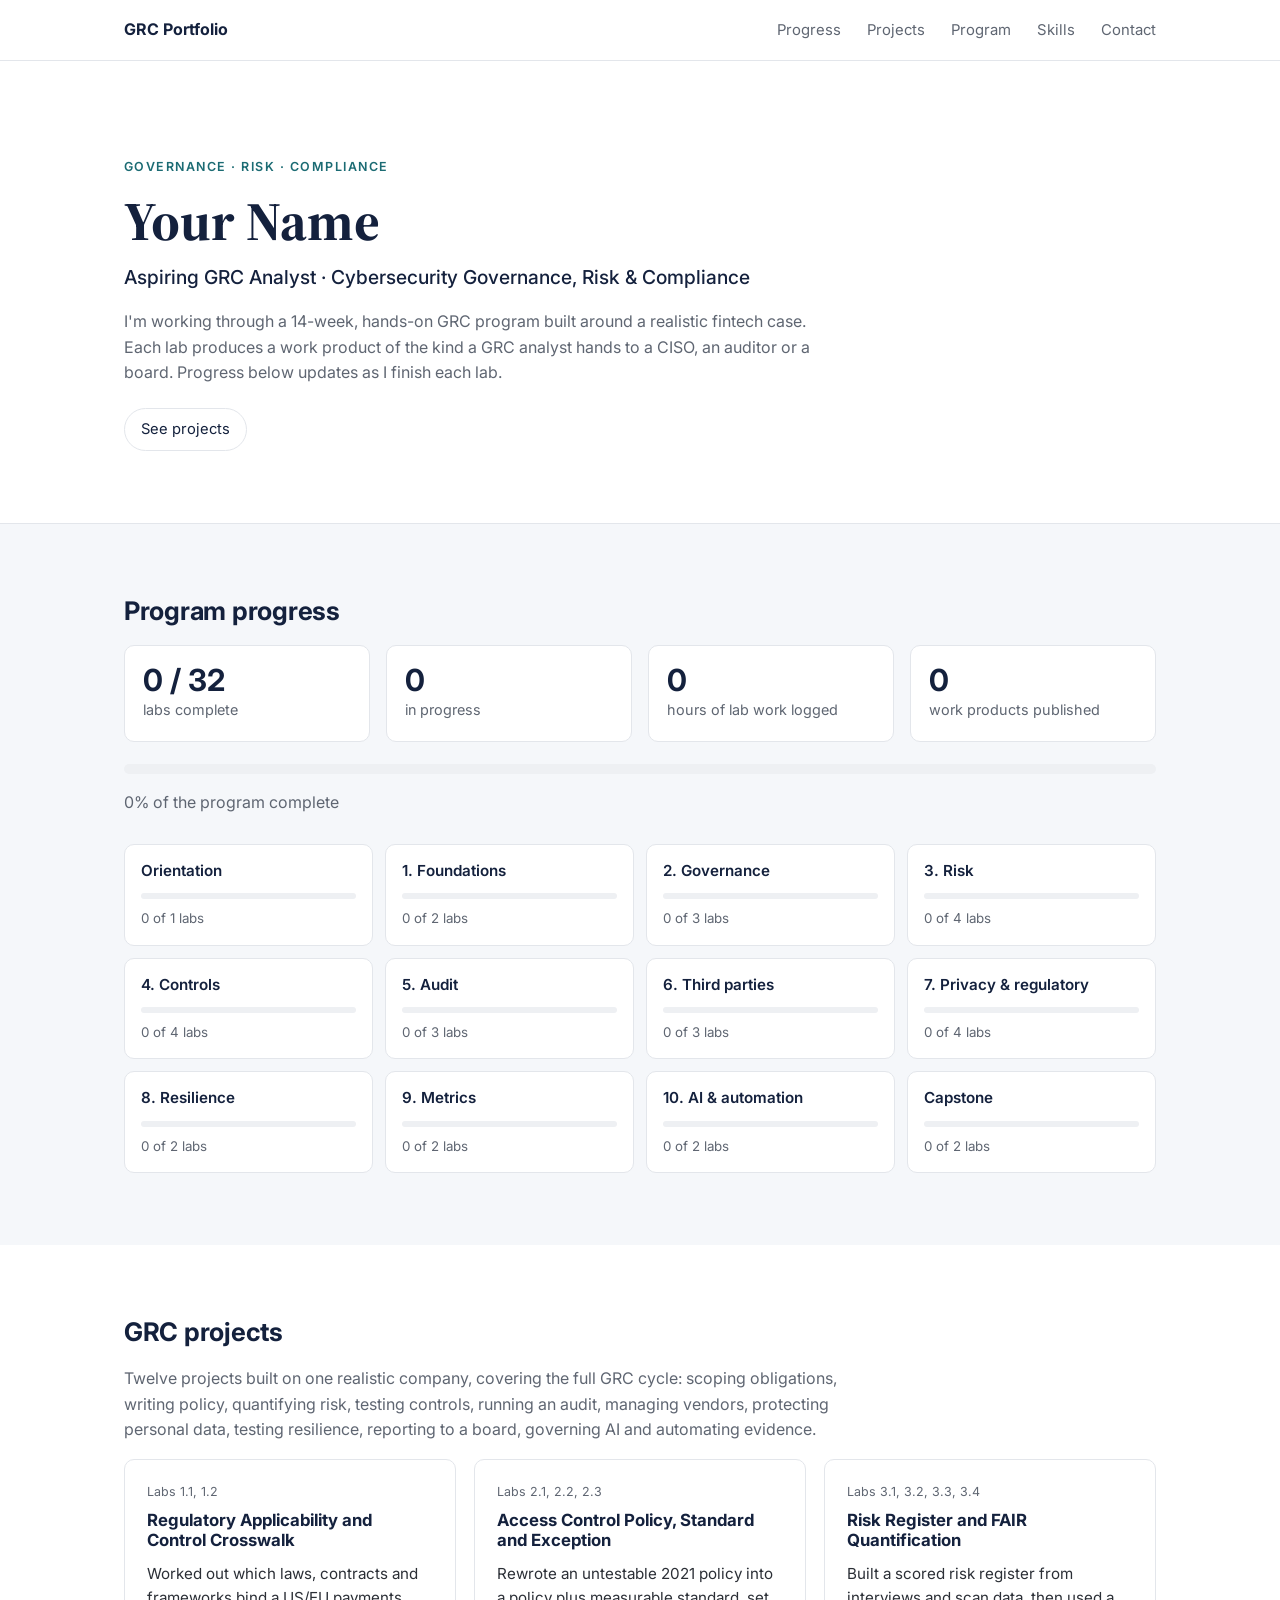
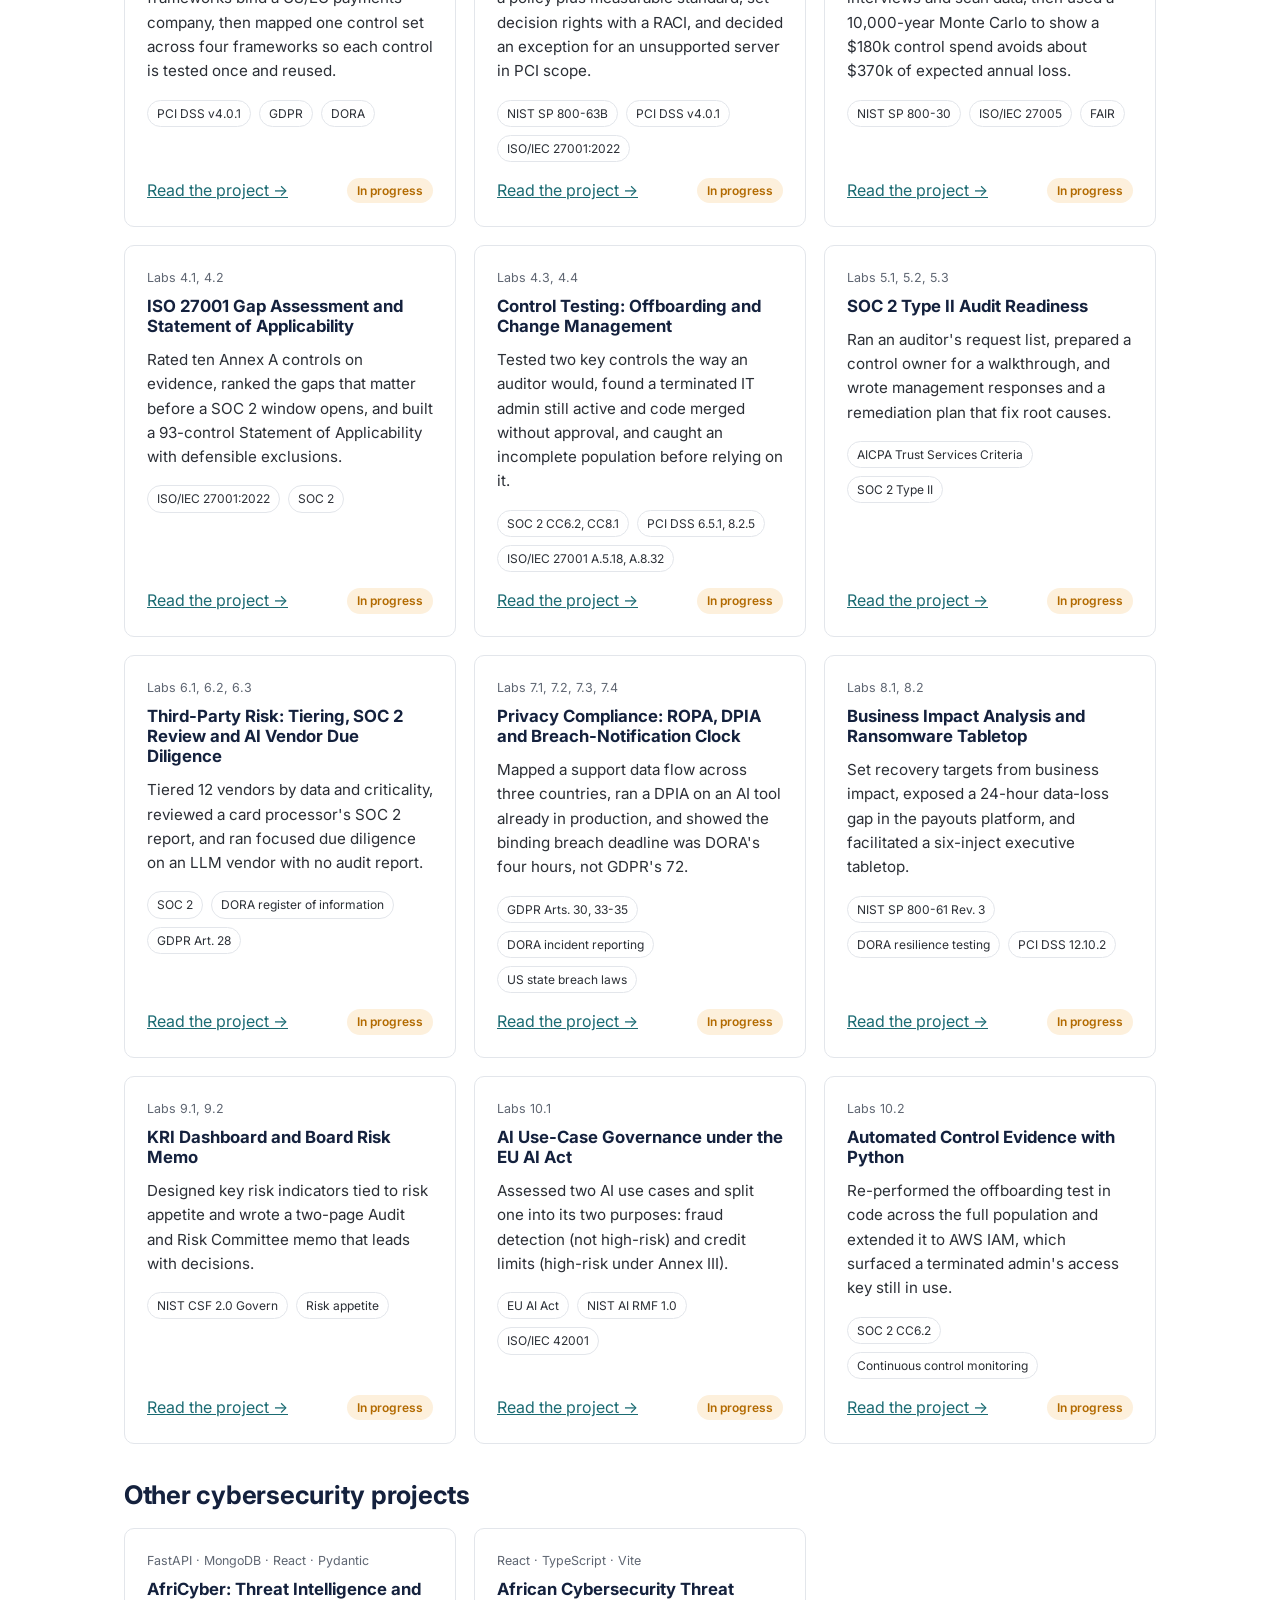
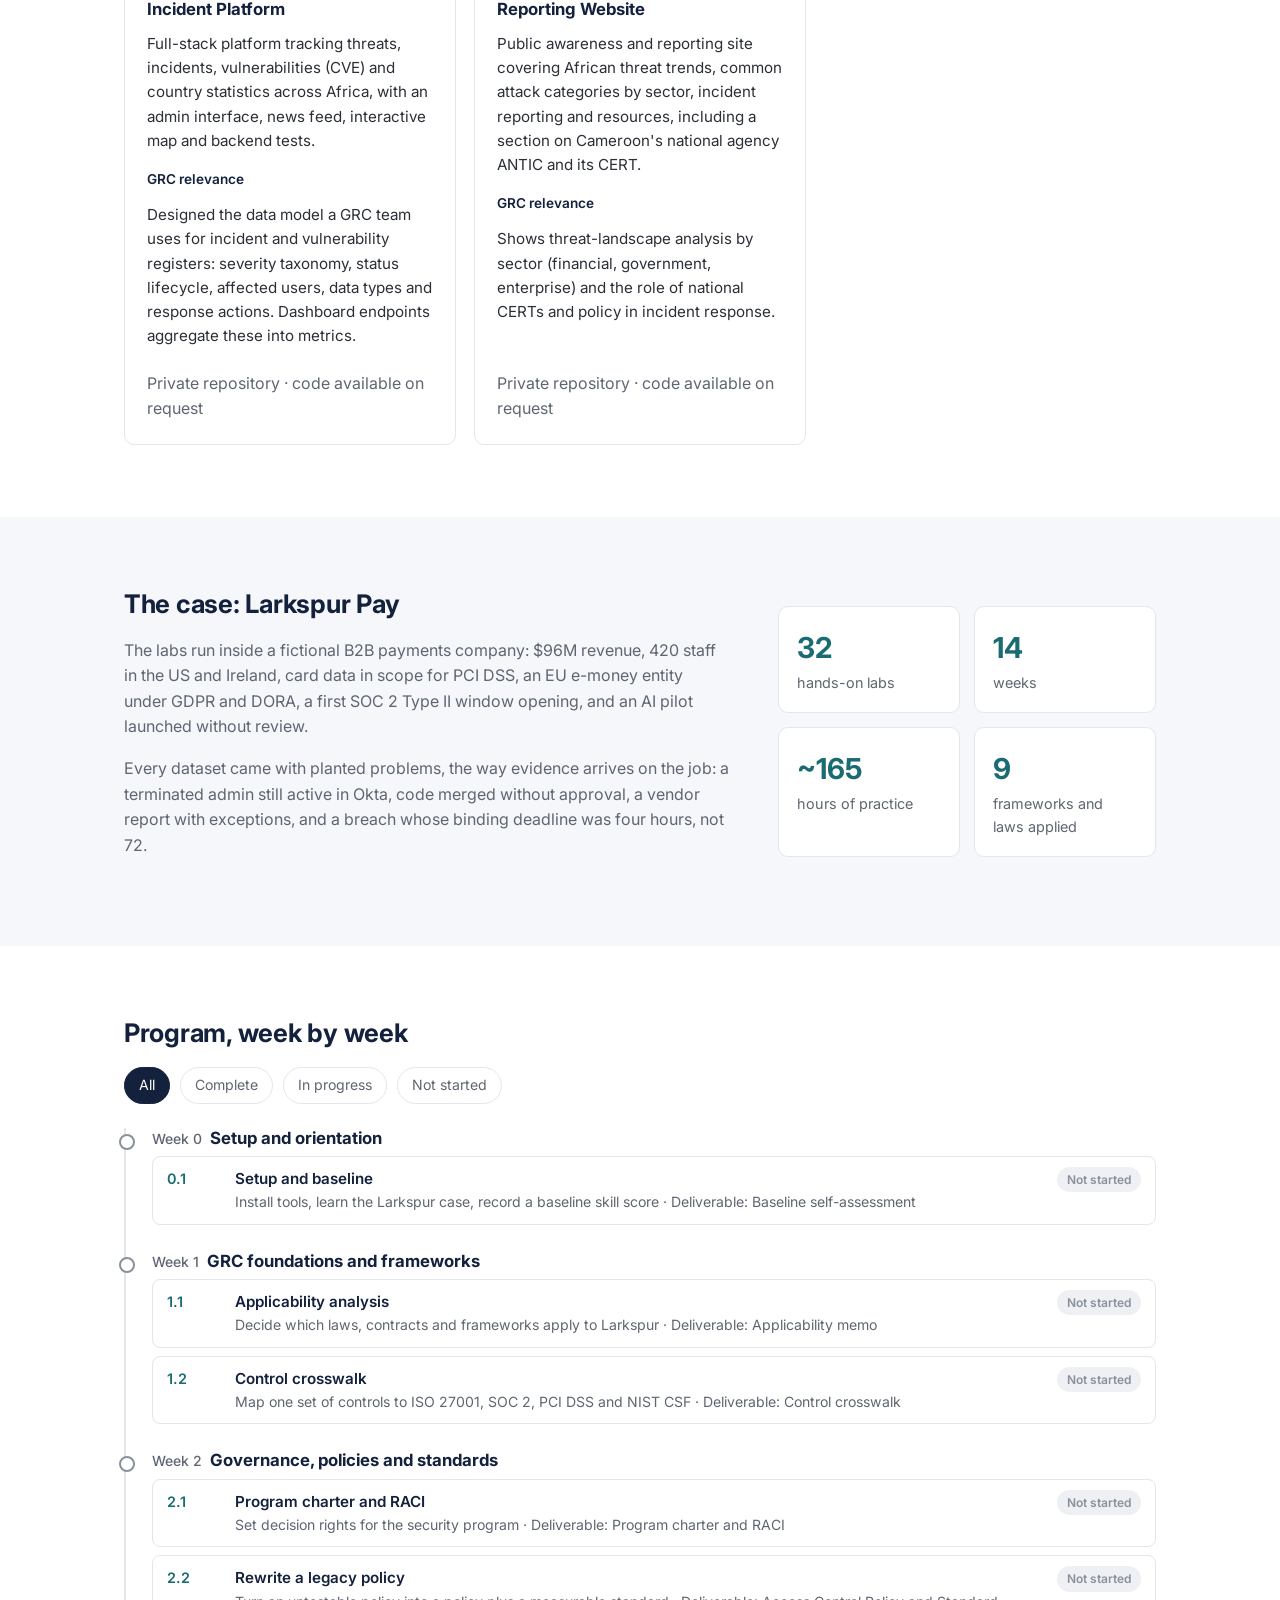
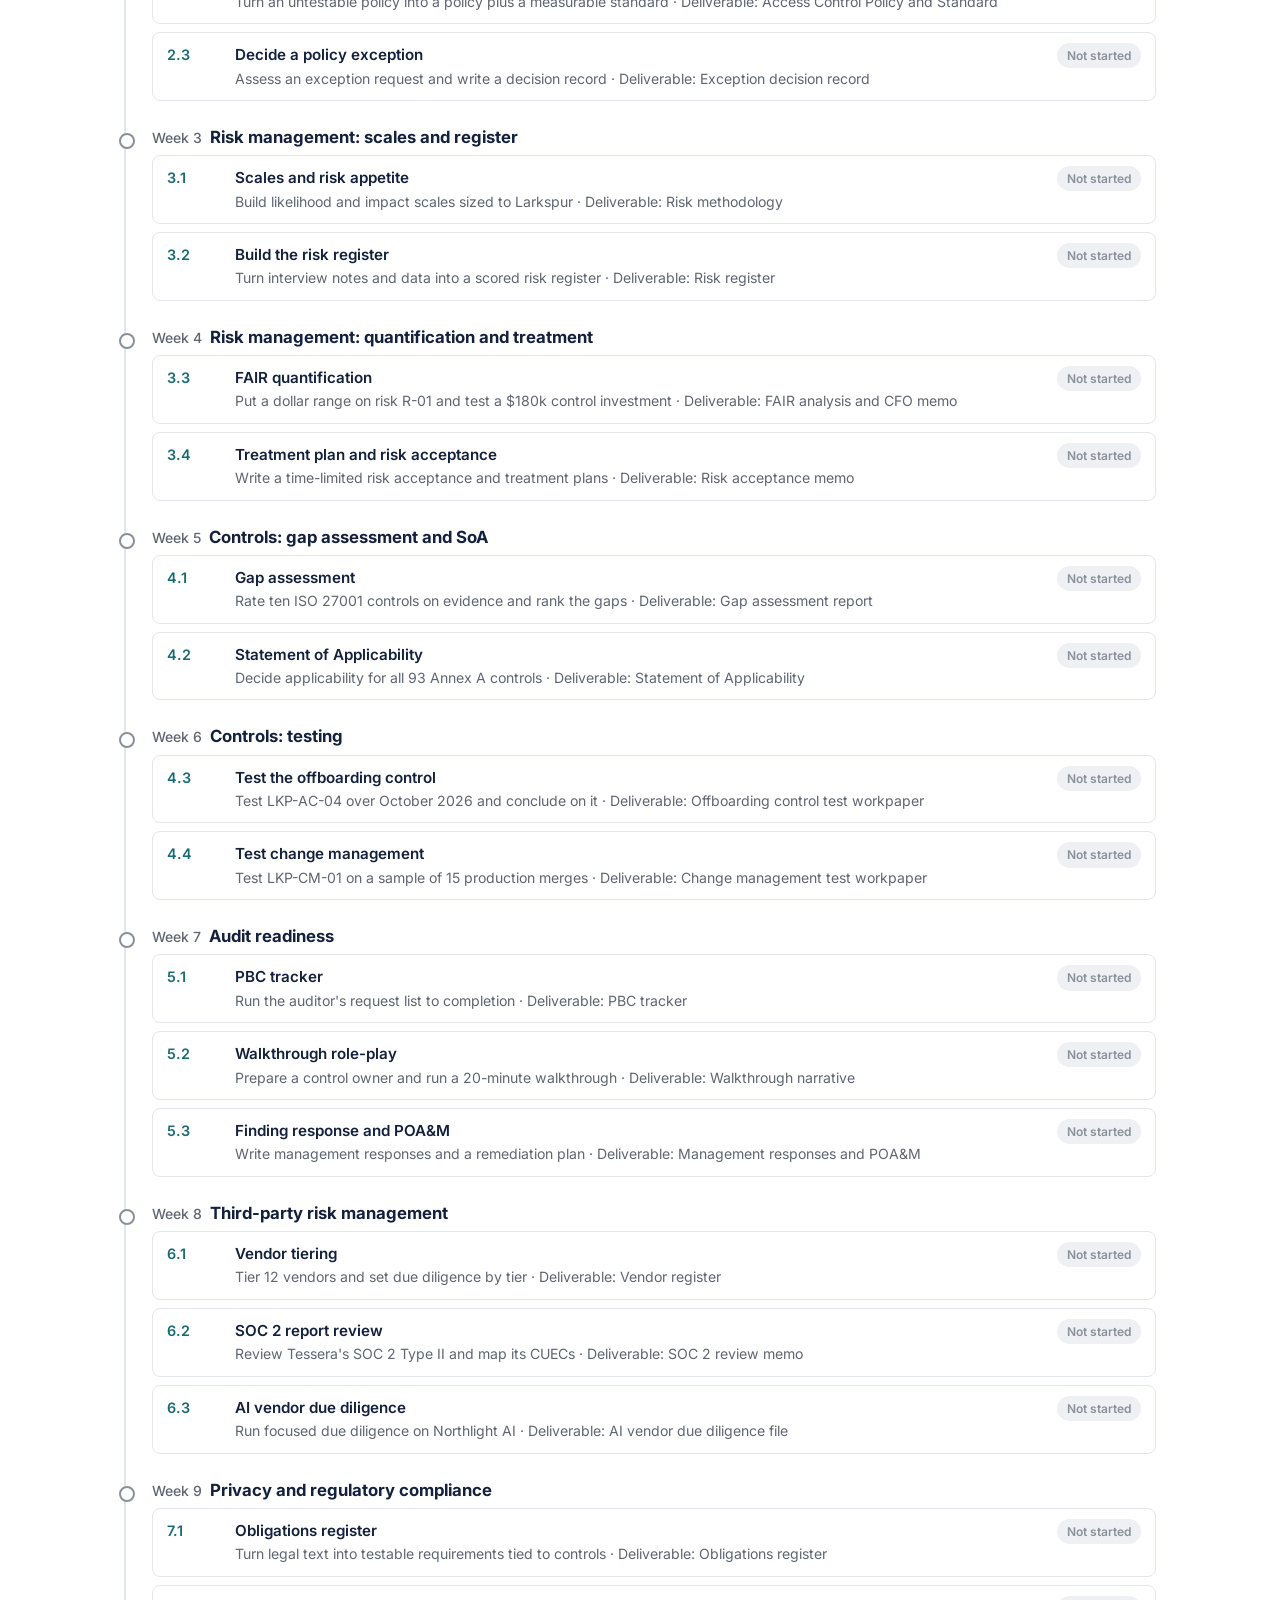
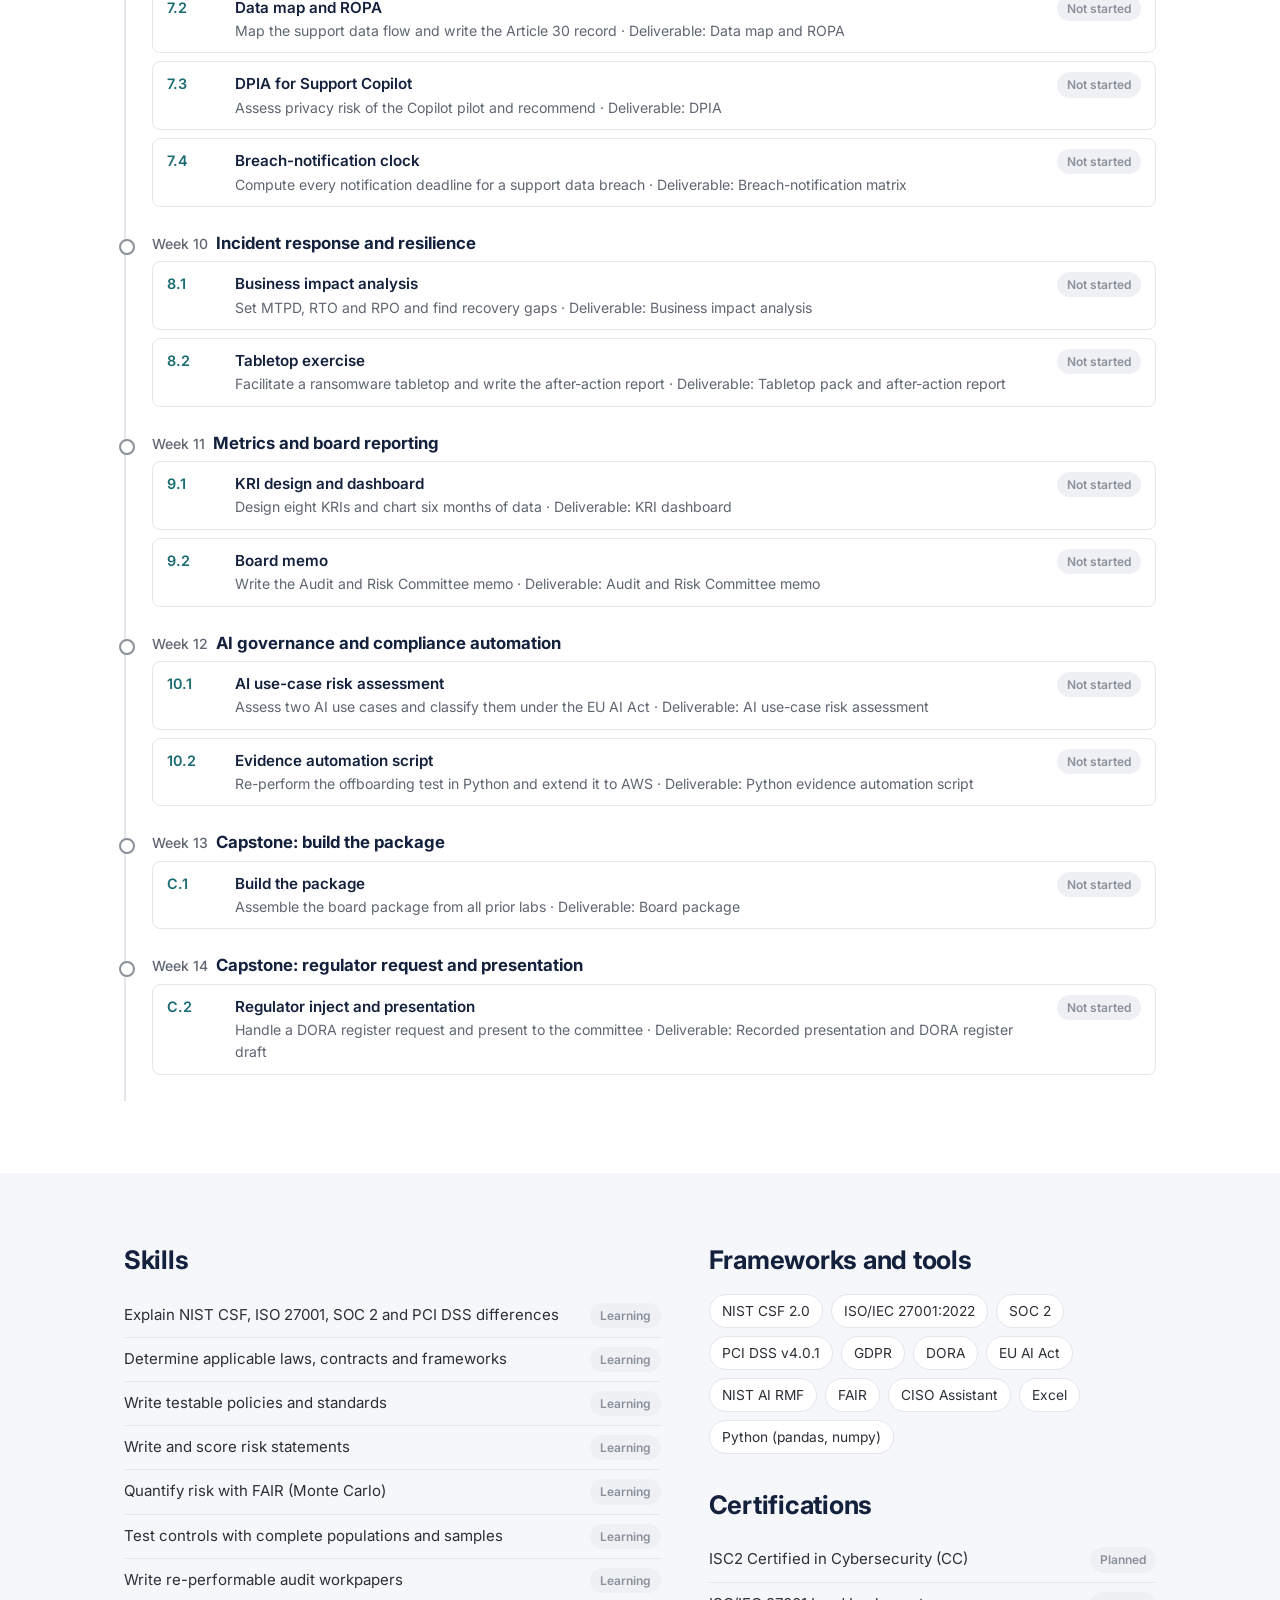
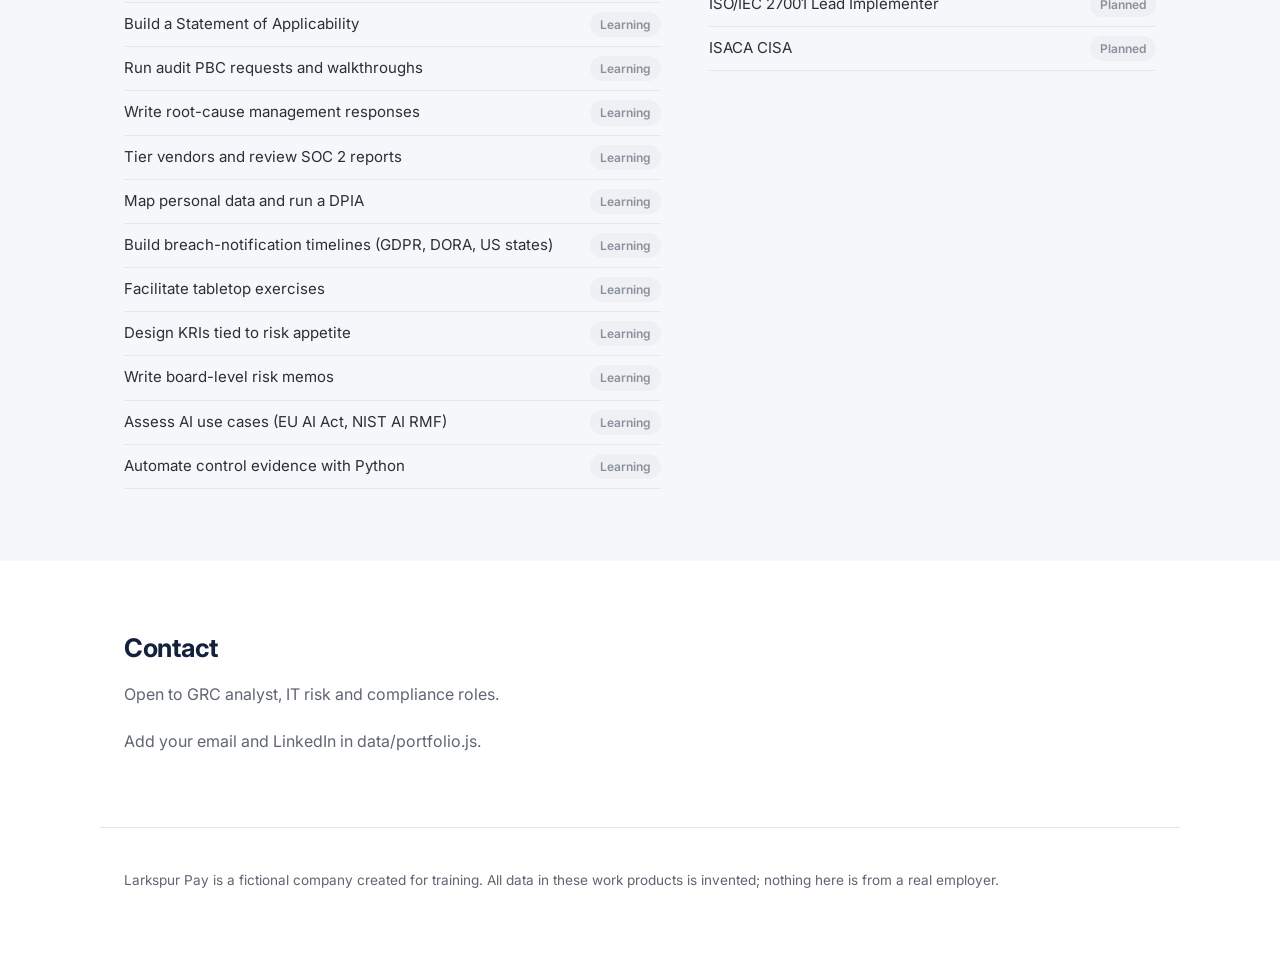
<file: index.html>
<!DOCTYPE html>
<html lang="en">
<head>
  <meta charset="utf-8">
  <meta name="viewport" content="width=device-width, initial-scale=1">
  <title>GRC Portfolio</title>
  <meta name="description" content="Hands-on governance, risk and compliance portfolio: 32 labs, 14 weeks, real GRC work products.">
  <link rel="preconnect" href="https://fonts.googleapis.com">
  <link rel="preconnect" href="https://fonts.gstatic.com" crossorigin>
  <link href="https://fonts.googleapis.com/css2?family=Inter:wght@400;500;600;700&family=Source+Serif+4:opsz,wght@8..60,600&display=swap" rel="stylesheet">
  <link rel="stylesheet" href="assets/style.css">
</head>
<body>
  <header class="site-header">
    <div class="wrap nav">
      <a class="brand" href="#top" id="brand">GRC Portfolio</a>
      <nav>
        <a href="#progress">Progress</a>
        <a href="#projects">Projects</a>
        <a href="#timeline">Program</a>
        <a href="#skills">Skills</a>
        <a href="#contact">Contact</a>
      </nav>
    </div>
  </header>

  <main id="top">
    <section class="hero">
      <div class="wrap">
        <p class="eyebrow">Governance · Risk · Compliance</p>
        <h1 id="name">Your Name</h1>
        <p class="headline" id="headline"></p>
        <p class="intro" id="intro"></p>
        <div class="links" id="profile-links"></div>
      </div>
    </section>

    <section id="progress" class="band">
      <div class="wrap">
        <h2>Program progress</h2>
        <div class="stats" id="stats"></div>
        <div class="bar-outer" aria-label="Overall completion"><div class="bar-inner" id="overall-bar"></div></div>
        <p class="muted" id="overall-label"></p>
        <div class="modules" id="modules"></div>
      </div>
    </section>

    <section id="projects">
      <div class="wrap">
        <h2>GRC projects</h2>
        <p class="lead">Twelve projects built on one realistic company, covering the full GRC cycle: scoping obligations, writing policy, quantifying risk, testing controls, running an audit, managing vendors, protecting personal data, testing resilience, reporting to a board, governing AI and automating evidence.</p>
        <div class="cards" id="projects-grid"></div>
        <h2 class="mt">Other cybersecurity projects</h2>
        <div class="cards" id="other-projects"></div>
      </div>
    </section>

    <section class="band">
      <div class="wrap case">
        <div>
          <h2>The case: Larkspur Pay</h2>
          <p>The labs run inside a fictional B2B payments company: $96M revenue, 420 staff in the US and Ireland, card data in scope for PCI DSS, an EU e-money entity under GDPR and DORA, a first SOC 2 Type II window opening, and an AI pilot launched without review.</p>
          <p>Every dataset came with planted problems, the way evidence arrives on the job: a terminated admin still active in Okta, code merged without approval, a vendor report with exceptions, and a breach whose binding deadline was four hours, not 72.</p>
        </div>
        <ul class="facts">
          <li><span>32</span>hands-on labs</li>
          <li><span>14</span>weeks</li>
          <li><span>~165</span>hours of practice</li>
          <li><span>9</span>frameworks and laws applied</li>
        </ul>
      </div>
    </section>

    <section id="timeline">
      <div class="wrap">
        <h2>Program, week by week</h2>
        <div class="filters" id="filters">
          <button data-f="all" class="on">All</button>
          <button data-f="complete">Complete</button>
          <button data-f="in-progress">In progress</button>
          <button data-f="not-started">Not started</button>
        </div>
        <ol class="weeks" id="weeks"></ol>
      </div>
    </section>

    <section id="skills" class="band">
      <div class="wrap two-col">
        <div>
          <h2>Skills</h2>
          <ul class="skills" id="skill-list"></ul>
        </div>
        <div>
          <h2>Frameworks and tools</h2>
          <div class="chips" id="tools"></div>
          <h2 class="mt">Certifications</h2>
          <ul class="certs" id="certs"></ul>
        </div>
      </div>
    </section>

    <section id="contact">
      <div class="wrap">
        <h2>Contact</h2>
        <p class="lead">Open to GRC analyst, IT risk and compliance roles.</p>
        <div class="links" id="contact-links"></div>
      </div>
    </section>
  </main>

  <footer class="wrap footer">
    <p>Larkspur Pay is a fictional company created for training. All data in these work products is invented; nothing here is from a real employer.</p>
  </footer>

  <script src="data/portfolio.js"></script>
  <script src="data/projects.js"></script>
  <script src="assets/app.js"></script>
</body>
</html>
</file>
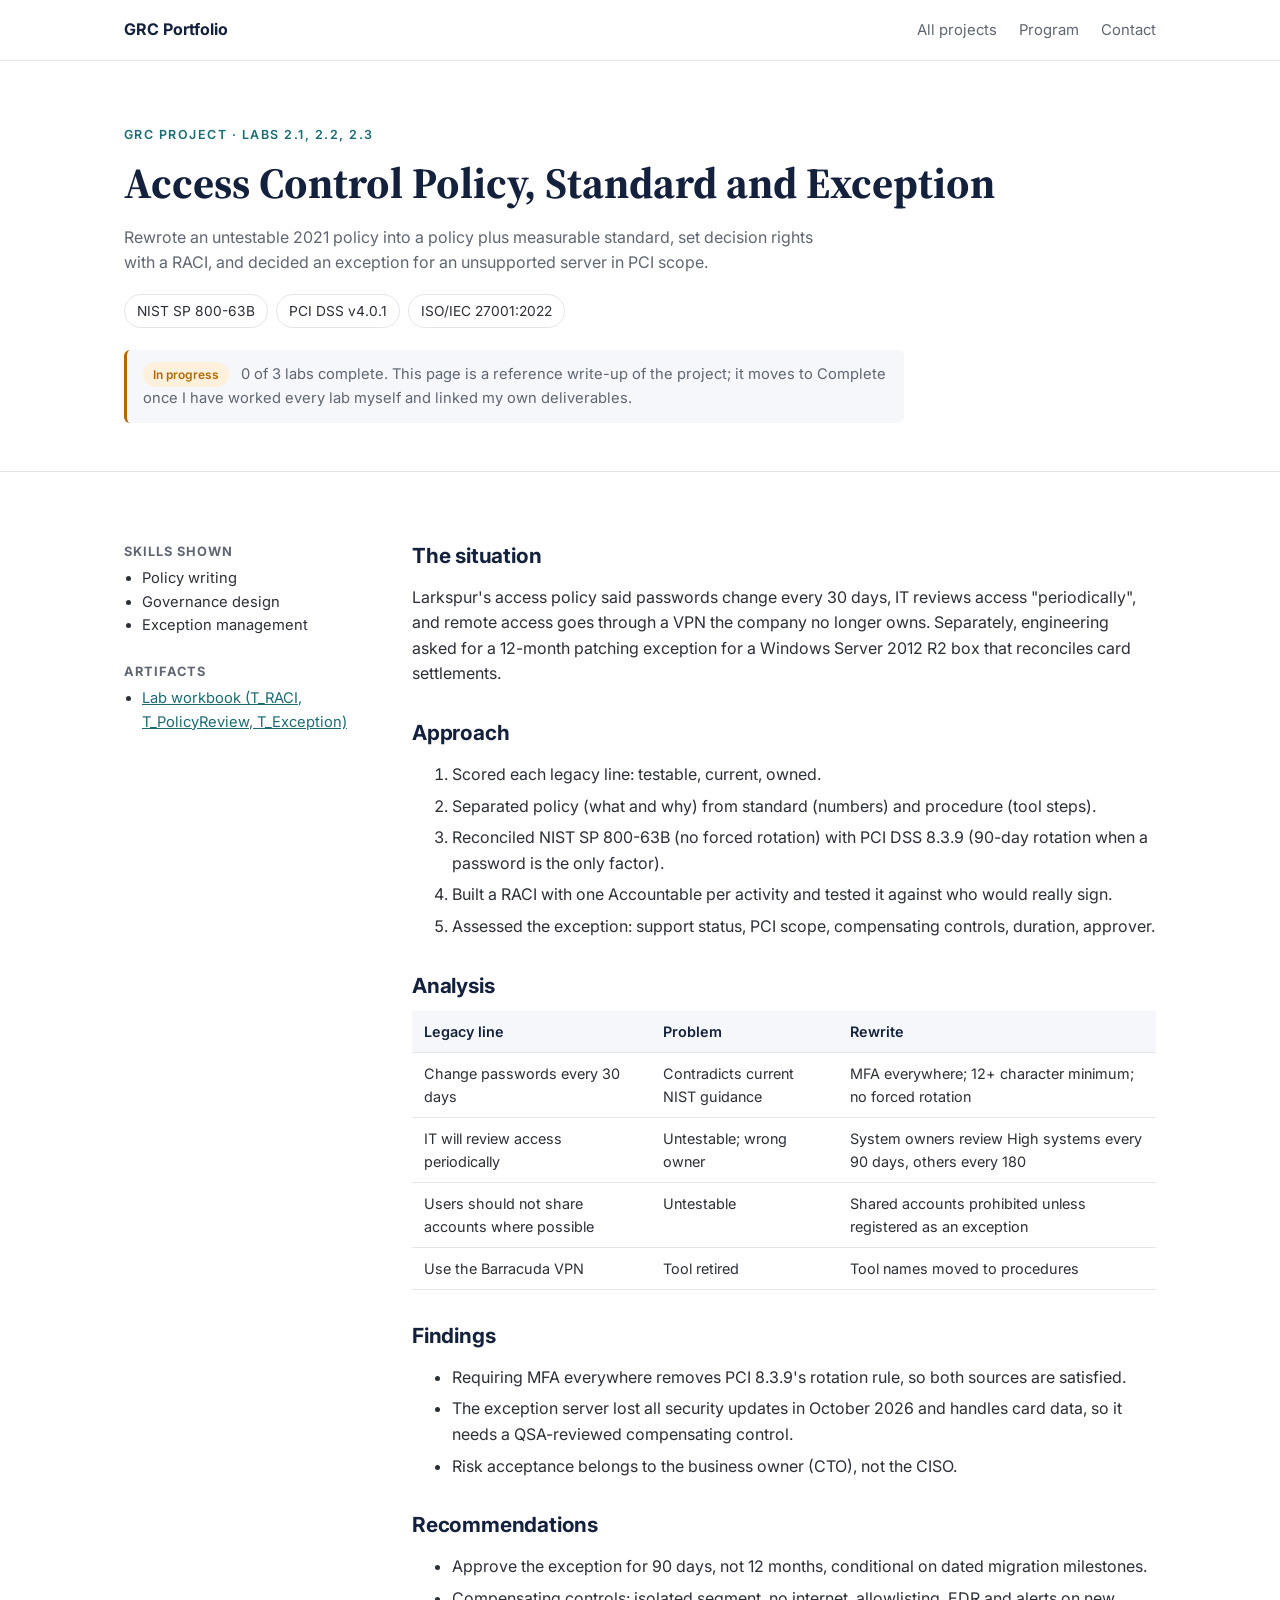
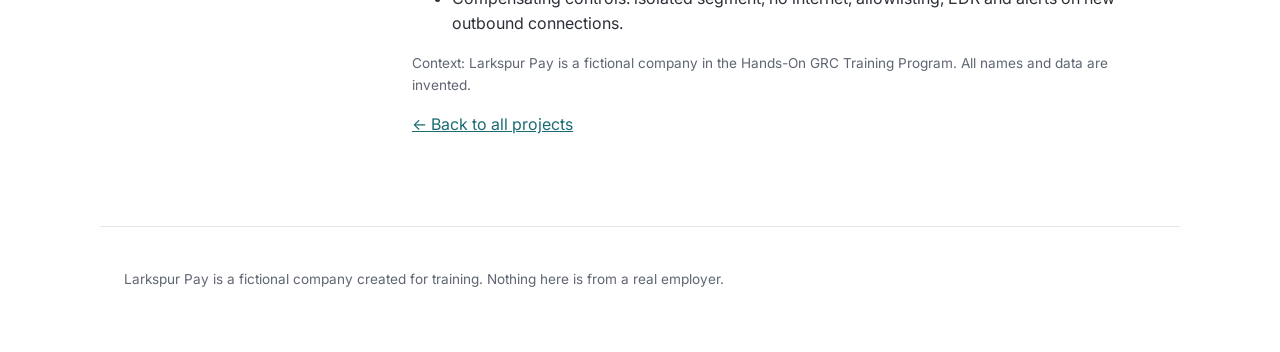
<file: projects/access-control-governance.html>
<!DOCTYPE html>
<html lang="en">
<head>
<meta charset="utf-8"><meta name="viewport" content="width=device-width, initial-scale=1">
<title>Access Control Policy, Standard and Exception · GRC Portfolio</title>
<meta name="description" content="Rewrote an untestable 2021 policy into a policy plus measurable standard, set decision rights with a RACI, and decided an exception for an unsupported server in PCI scope.">
<link rel="preconnect" href="https://fonts.googleapis.com"><link rel="preconnect" href="https://fonts.gstatic.com" crossorigin>
<link href="https://fonts.googleapis.com/css2?family=Inter:wght@400;500;600;700&family=Source+Serif+4:opsz,wght@8..60,600&display=swap" rel="stylesheet">
<link rel="stylesheet" href="../assets/style.css">
</head>
<body class="project">
<header class="site-header"><div class="wrap nav"><a class="brand" href="../index.html" id="brand">GRC Portfolio</a>
<nav><a href="../index.html#projects">All projects</a><a href="../index.html#timeline">Program</a><a href="../index.html#contact">Contact</a></nav></div></header>
<main>
<section class="hero p-hero"><div class="wrap">
<p class="eyebrow">GRC project · Labs 2.1, 2.2, 2.3</p>
<h1>Access Control Policy, Standard and Exception</h1>
<p class="intro">Rewrote an untestable 2021 policy into a policy plus measurable standard, set decision rights with a RACI, and decided an exception for an unsupported server in PCI scope.</p>
<div class="chips"><span>NIST SP 800-63B</span><span>PCI DSS v4.0.1</span><span>ISO/IEC 27001:2022</span></div>
<div class="status-note" id="status-note" data-labs="[&quot;2.1&quot;, &quot;2.2&quot;, &quot;2.3&quot;]"></div>
</div></section>
<section><div class="wrap p-body">
<aside><h3>Skills shown</h3><ul><li>Policy writing</li><li>Governance design</li><li>Exception management</li></ul><h3>Artifacts</h3><ul><li><a href="files/GRC_Lab_Workbook.xlsx">Lab workbook (T_RACI, T_PolicyReview, T_Exception)</a></li></ul></aside>
<article>
<h2>The situation</h2><p>Larkspur's access policy said passwords change every 30 days, IT reviews access "periodically", and remote access goes through a VPN the company no longer owns. Separately, engineering asked for a 12-month patching exception for a Windows Server 2012 R2 box that reconciles card settlements.</p>
<h2>Approach</h2><ol><li>Scored each legacy line: testable, current, owned.</li><li>Separated policy (what and why) from standard (numbers) and procedure (tool steps).</li><li>Reconciled NIST SP 800-63B (no forced rotation) with PCI DSS 8.3.9 (90-day rotation when a password is the only factor).</li><li>Built a RACI with one Accountable per activity and tested it against who would really sign.</li><li>Assessed the exception: support status, PCI scope, compensating controls, duration, approver.</li></ol>
<h2>Analysis</h2><div class="tbl"><table><thead><tr><th>Legacy line</th><th>Problem</th><th>Rewrite</th></tr></thead><tbody><tr><td>Change passwords every 30 days</td><td>Contradicts current NIST guidance</td><td>MFA everywhere; 12+ character minimum; no forced rotation</td></tr><tr><td>IT will review access periodically</td><td>Untestable; wrong owner</td><td>System owners review High systems every 90 days, others every 180</td></tr><tr><td>Users should not share accounts where possible</td><td>Untestable</td><td>Shared accounts prohibited unless registered as an exception</td></tr><tr><td>Use the Barracuda VPN</td><td>Tool retired</td><td>Tool names moved to procedures</td></tr></tbody></table></div>
<h2>Findings</h2><ul><li>Requiring MFA everywhere removes PCI 8.3.9&#x27;s rotation rule, so both sources are satisfied.</li><li>The exception server lost all security updates in October 2026 and handles card data, so it needs a QSA-reviewed compensating control.</li><li>Risk acceptance belongs to the business owner (CTO), not the CISO.</li></ul>
<h2>Recommendations</h2><ul><li>Approve the exception for 90 days, not 12 months, conditional on dated migration milestones.</li><li>Compensating controls: isolated segment, no internet, allowlisting, EDR and alerts on new outbound connections.</li></ul>
<p class="muted small">Context: Larkspur Pay is a fictional company in the Hands-On GRC Training Program. All names and data are invented.</p>
<p><a href="../index.html#projects">&larr; Back to all projects</a></p>
</article></div></section>
</main>
<footer class="wrap footer"><p>Larkspur Pay is a fictional company created for training. Nothing here is from a real employer.</p></footer>
<script src="../data/portfolio.js"></script>
<script>
(function(){var P=window.PORTFOLIO||{},labs=P.labs||[],el=document.getElementById('status-note');
var ids=JSON.parse(el.getAttribute('data-labs')),ls=labs.filter(function(l){return ids.indexOf(l.id)>=0;});
var done=ls.filter(function(l){return l.status==='complete';}).length;
var nm=(P.profile&&P.profile.name&&P.profile.name!=='Your Name')?P.profile.name:'';
if(nm)document.getElementById('brand').textContent=nm;
if(ls.length&&done===ls.length){el.innerHTML='<span class="badge complete">Complete</span> All labs in this project are finished.';}
else{el.innerHTML='<span class="badge in-progress">In progress</span> '+done+' of '+ls.length+' labs complete. This page is a reference write-up of the project; it moves to Complete once I have worked every lab myself and linked my own deliverables.';}
})();
</script>
</body></html>
</file>
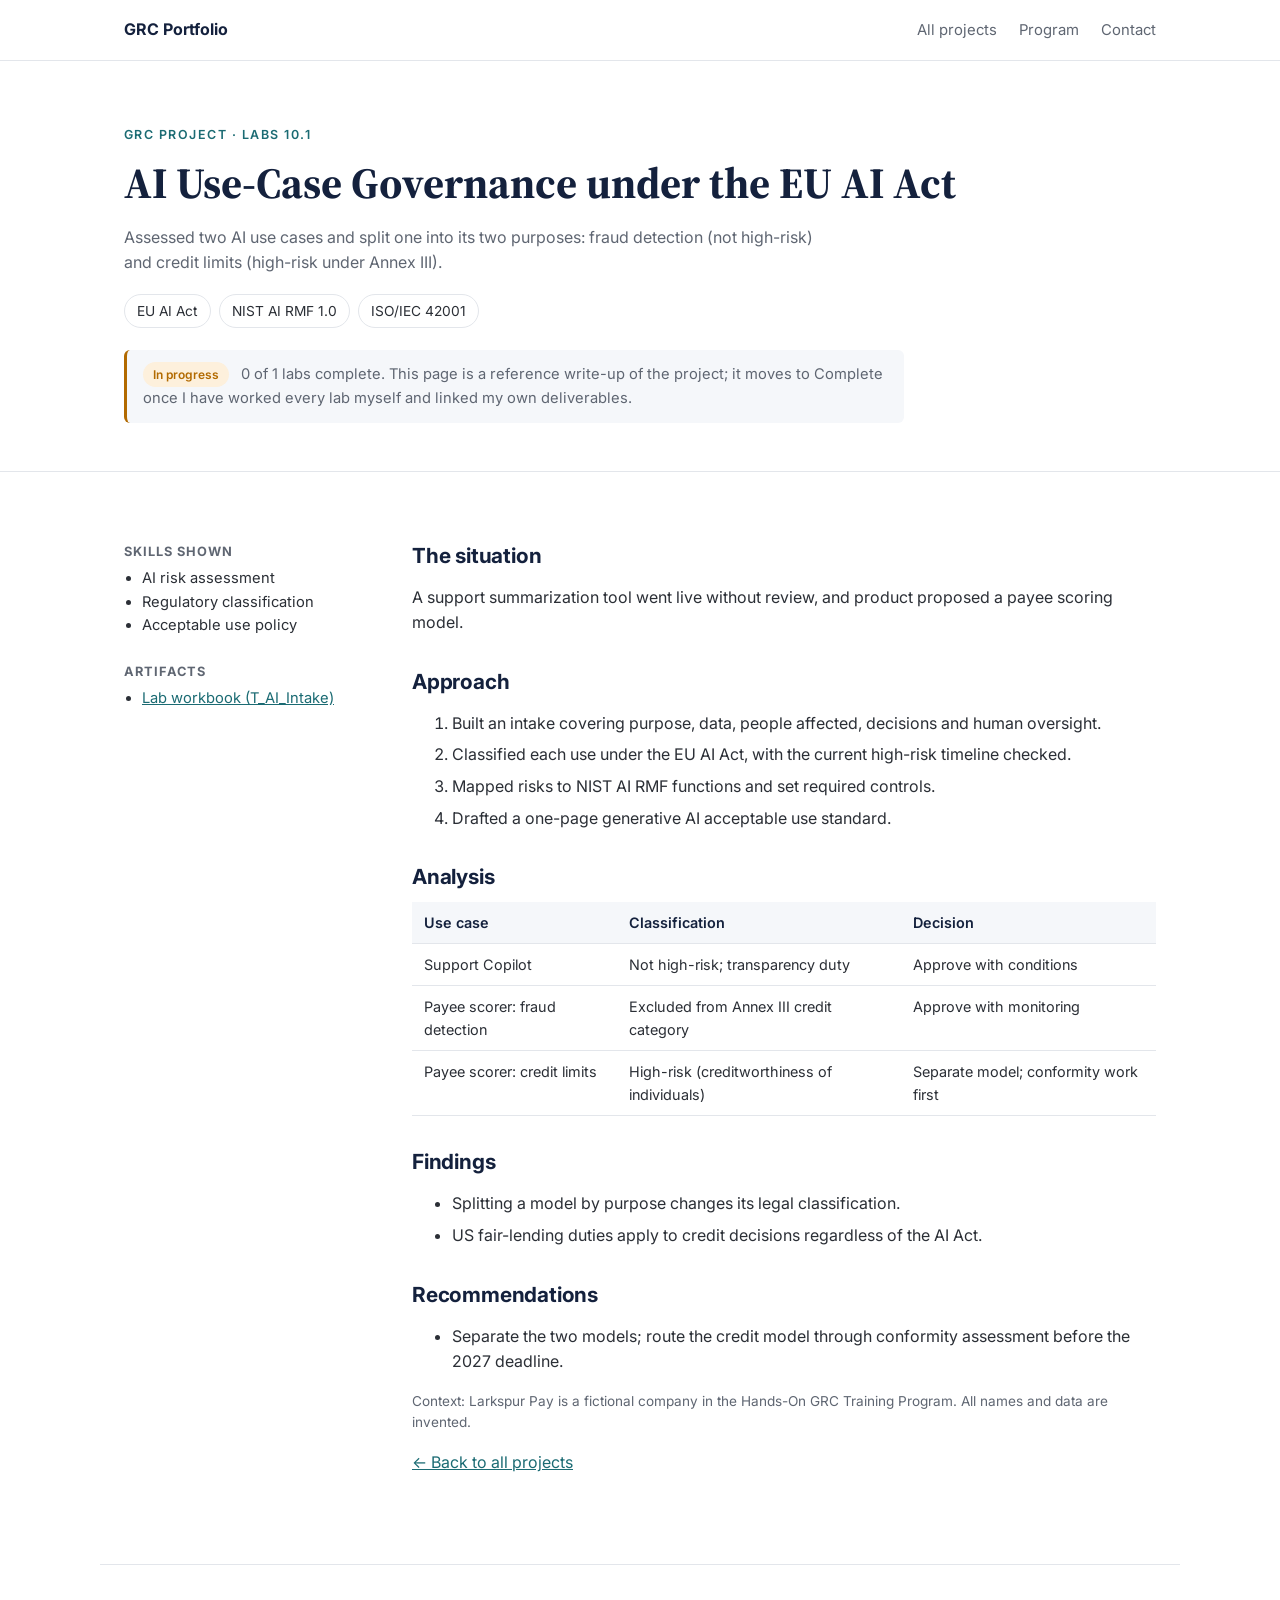
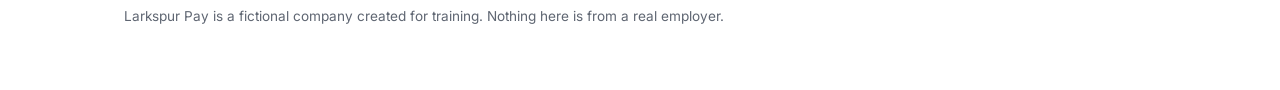
<file: projects/ai-governance.html>
<!DOCTYPE html>
<html lang="en">
<head>
<meta charset="utf-8"><meta name="viewport" content="width=device-width, initial-scale=1">
<title>AI Use-Case Governance under the EU AI Act · GRC Portfolio</title>
<meta name="description" content="Assessed two AI use cases and split one into its two purposes: fraud detection (not high-risk) and credit limits (high-risk under Annex III).">
<link rel="preconnect" href="https://fonts.googleapis.com"><link rel="preconnect" href="https://fonts.gstatic.com" crossorigin>
<link href="https://fonts.googleapis.com/css2?family=Inter:wght@400;500;600;700&family=Source+Serif+4:opsz,wght@8..60,600&display=swap" rel="stylesheet">
<link rel="stylesheet" href="../assets/style.css">
</head>
<body class="project">
<header class="site-header"><div class="wrap nav"><a class="brand" href="../index.html" id="brand">GRC Portfolio</a>
<nav><a href="../index.html#projects">All projects</a><a href="../index.html#timeline">Program</a><a href="../index.html#contact">Contact</a></nav></div></header>
<main>
<section class="hero p-hero"><div class="wrap">
<p class="eyebrow">GRC project · Labs 10.1</p>
<h1>AI Use-Case Governance under the EU AI Act</h1>
<p class="intro">Assessed two AI use cases and split one into its two purposes: fraud detection (not high-risk) and credit limits (high-risk under Annex III).</p>
<div class="chips"><span>EU AI Act</span><span>NIST AI RMF 1.0</span><span>ISO/IEC 42001</span></div>
<div class="status-note" id="status-note" data-labs="[&quot;10.1&quot;]"></div>
</div></section>
<section><div class="wrap p-body">
<aside><h3>Skills shown</h3><ul><li>AI risk assessment</li><li>Regulatory classification</li><li>Acceptable use policy</li></ul><h3>Artifacts</h3><ul><li><a href="files/GRC_Lab_Workbook.xlsx">Lab workbook (T_AI_Intake)</a></li></ul></aside>
<article>
<h2>The situation</h2><p>A support summarization tool went live without review, and product proposed a payee scoring model.</p>
<h2>Approach</h2><ol><li>Built an intake covering purpose, data, people affected, decisions and human oversight.</li><li>Classified each use under the EU AI Act, with the current high-risk timeline checked.</li><li>Mapped risks to NIST AI RMF functions and set required controls.</li><li>Drafted a one-page generative AI acceptable use standard.</li></ol>
<h2>Analysis</h2><div class="tbl"><table><thead><tr><th>Use case</th><th>Classification</th><th>Decision</th></tr></thead><tbody><tr><td>Support Copilot</td><td>Not high-risk; transparency duty</td><td>Approve with conditions</td></tr><tr><td>Payee scorer: fraud detection</td><td>Excluded from Annex III credit category</td><td>Approve with monitoring</td></tr><tr><td>Payee scorer: credit limits</td><td>High-risk (creditworthiness of individuals)</td><td>Separate model; conformity work first</td></tr></tbody></table></div>
<h2>Findings</h2><ul><li>Splitting a model by purpose changes its legal classification.</li><li>US fair-lending duties apply to credit decisions regardless of the AI Act.</li></ul>
<h2>Recommendations</h2><ul><li>Separate the two models; route the credit model through conformity assessment before the 2027 deadline.</li></ul>
<p class="muted small">Context: Larkspur Pay is a fictional company in the Hands-On GRC Training Program. All names and data are invented.</p>
<p><a href="../index.html#projects">&larr; Back to all projects</a></p>
</article></div></section>
</main>
<footer class="wrap footer"><p>Larkspur Pay is a fictional company created for training. Nothing here is from a real employer.</p></footer>
<script src="../data/portfolio.js"></script>
<script>
(function(){var P=window.PORTFOLIO||{},labs=P.labs||[],el=document.getElementById('status-note');
var ids=JSON.parse(el.getAttribute('data-labs')),ls=labs.filter(function(l){return ids.indexOf(l.id)>=0;});
var done=ls.filter(function(l){return l.status==='complete';}).length;
var nm=(P.profile&&P.profile.name&&P.profile.name!=='Your Name')?P.profile.name:'';
if(nm)document.getElementById('brand').textContent=nm;
if(ls.length&&done===ls.length){el.innerHTML='<span class="badge complete">Complete</span> All labs in this project are finished.';}
else{el.innerHTML='<span class="badge in-progress">In progress</span> '+done+' of '+ls.length+' labs complete. This page is a reference write-up of the project; it moves to Complete once I have worked every lab myself and linked my own deliverables.';}
})();
</script>
</body></html>
</file>
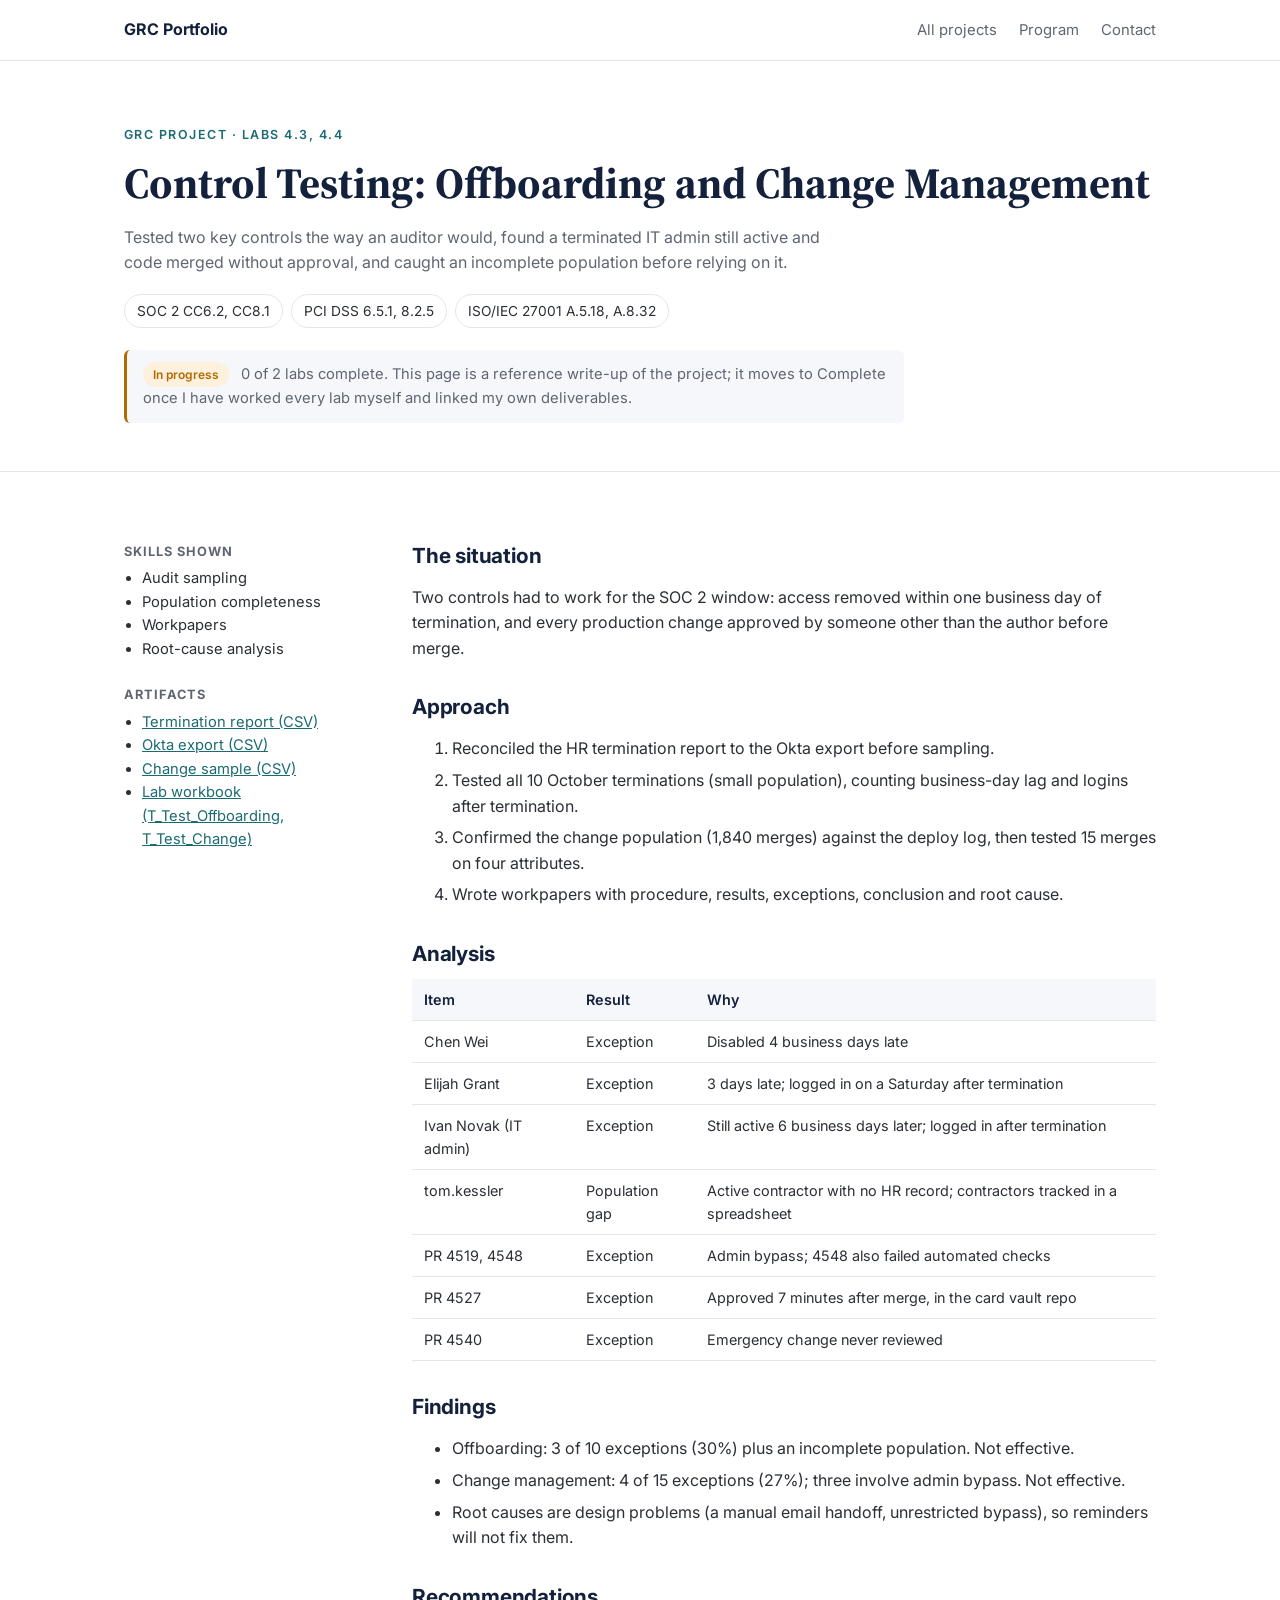
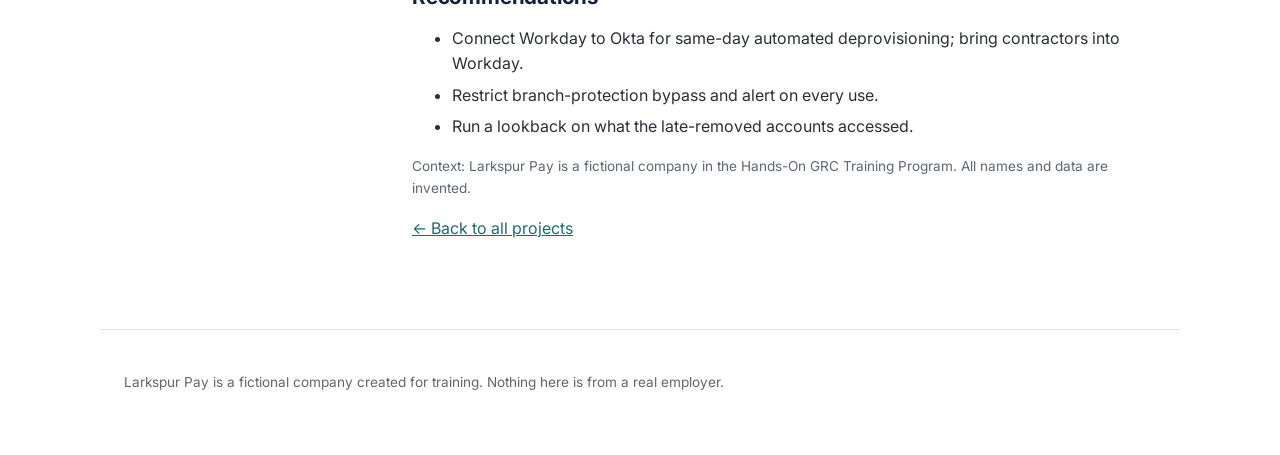
<file: projects/control-testing.html>
<!DOCTYPE html>
<html lang="en">
<head>
<meta charset="utf-8"><meta name="viewport" content="width=device-width, initial-scale=1">
<title>Control Testing: Offboarding and Change Management · GRC Portfolio</title>
<meta name="description" content="Tested two key controls the way an auditor would, found a terminated IT admin still active and code merged without approval, and caught an incomplete population before relying on it.">
<link rel="preconnect" href="https://fonts.googleapis.com"><link rel="preconnect" href="https://fonts.gstatic.com" crossorigin>
<link href="https://fonts.googleapis.com/css2?family=Inter:wght@400;500;600;700&family=Source+Serif+4:opsz,wght@8..60,600&display=swap" rel="stylesheet">
<link rel="stylesheet" href="../assets/style.css">
</head>
<body class="project">
<header class="site-header"><div class="wrap nav"><a class="brand" href="../index.html" id="brand">GRC Portfolio</a>
<nav><a href="../index.html#projects">All projects</a><a href="../index.html#timeline">Program</a><a href="../index.html#contact">Contact</a></nav></div></header>
<main>
<section class="hero p-hero"><div class="wrap">
<p class="eyebrow">GRC project · Labs 4.3, 4.4</p>
<h1>Control Testing: Offboarding and Change Management</h1>
<p class="intro">Tested two key controls the way an auditor would, found a terminated IT admin still active and code merged without approval, and caught an incomplete population before relying on it.</p>
<div class="chips"><span>SOC 2 CC6.2, CC8.1</span><span>PCI DSS 6.5.1, 8.2.5</span><span>ISO/IEC 27001 A.5.18, A.8.32</span></div>
<div class="status-note" id="status-note" data-labs="[&quot;4.3&quot;, &quot;4.4&quot;]"></div>
</div></section>
<section><div class="wrap p-body">
<aside><h3>Skills shown</h3><ul><li>Audit sampling</li><li>Population completeness</li><li>Workpapers</li><li>Root-cause analysis</li></ul><h3>Artifacts</h3><ul><li><a href="files/hr_terminations.csv">Termination report (CSV)</a></li><li><a href="files/okta_users.csv">Okta export (CSV)</a></li><li><a href="files/pull_requests.csv">Change sample (CSV)</a></li><li><a href="files/GRC_Lab_Workbook.xlsx">Lab workbook (T_Test_Offboarding, T_Test_Change)</a></li></ul></aside>
<article>
<h2>The situation</h2><p>Two controls had to work for the SOC 2 window: access removed within one business day of termination, and every production change approved by someone other than the author before merge.</p>
<h2>Approach</h2><ol><li>Reconciled the HR termination report to the Okta export before sampling.</li><li>Tested all 10 October terminations (small population), counting business-day lag and logins after termination.</li><li>Confirmed the change population (1,840 merges) against the deploy log, then tested 15 merges on four attributes.</li><li>Wrote workpapers with procedure, results, exceptions, conclusion and root cause.</li></ol>
<h2>Analysis</h2><div class="tbl"><table><thead><tr><th>Item</th><th>Result</th><th>Why</th></tr></thead><tbody><tr><td>Chen Wei</td><td>Exception</td><td>Disabled 4 business days late</td></tr><tr><td>Elijah Grant</td><td>Exception</td><td>3 days late; logged in on a Saturday after termination</td></tr><tr><td>Ivan Novak (IT admin)</td><td>Exception</td><td>Still active 6 business days later; logged in after termination</td></tr><tr><td>tom.kessler</td><td>Population gap</td><td>Active contractor with no HR record; contractors tracked in a spreadsheet</td></tr><tr><td>PR 4519, 4548</td><td>Exception</td><td>Admin bypass; 4548 also failed automated checks</td></tr><tr><td>PR 4527</td><td>Exception</td><td>Approved 7 minutes after merge, in the card vault repo</td></tr><tr><td>PR 4540</td><td>Exception</td><td>Emergency change never reviewed</td></tr></tbody></table></div>
<h2>Findings</h2><ul><li>Offboarding: 3 of 10 exceptions (30%) plus an incomplete population. Not effective.</li><li>Change management: 4 of 15 exceptions (27%); three involve admin bypass. Not effective.</li><li>Root causes are design problems (a manual email handoff, unrestricted bypass), so reminders will not fix them.</li></ul>
<h2>Recommendations</h2><ul><li>Connect Workday to Okta for same-day automated deprovisioning; bring contractors into Workday.</li><li>Restrict branch-protection bypass and alert on every use.</li><li>Run a lookback on what the late-removed accounts accessed.</li></ul>
<p class="muted small">Context: Larkspur Pay is a fictional company in the Hands-On GRC Training Program. All names and data are invented.</p>
<p><a href="../index.html#projects">&larr; Back to all projects</a></p>
</article></div></section>
</main>
<footer class="wrap footer"><p>Larkspur Pay is a fictional company created for training. Nothing here is from a real employer.</p></footer>
<script src="../data/portfolio.js"></script>
<script>
(function(){var P=window.PORTFOLIO||{},labs=P.labs||[],el=document.getElementById('status-note');
var ids=JSON.parse(el.getAttribute('data-labs')),ls=labs.filter(function(l){return ids.indexOf(l.id)>=0;});
var done=ls.filter(function(l){return l.status==='complete';}).length;
var nm=(P.profile&&P.profile.name&&P.profile.name!=='Your Name')?P.profile.name:'';
if(nm)document.getElementById('brand').textContent=nm;
if(ls.length&&done===ls.length){el.innerHTML='<span class="badge complete">Complete</span> All labs in this project are finished.';}
else{el.innerHTML='<span class="badge in-progress">In progress</span> '+done+' of '+ls.length+' labs complete. This page is a reference write-up of the project; it moves to Complete once I have worked every lab myself and linked my own deliverables.';}
})();
</script>
</body></html>
</file>
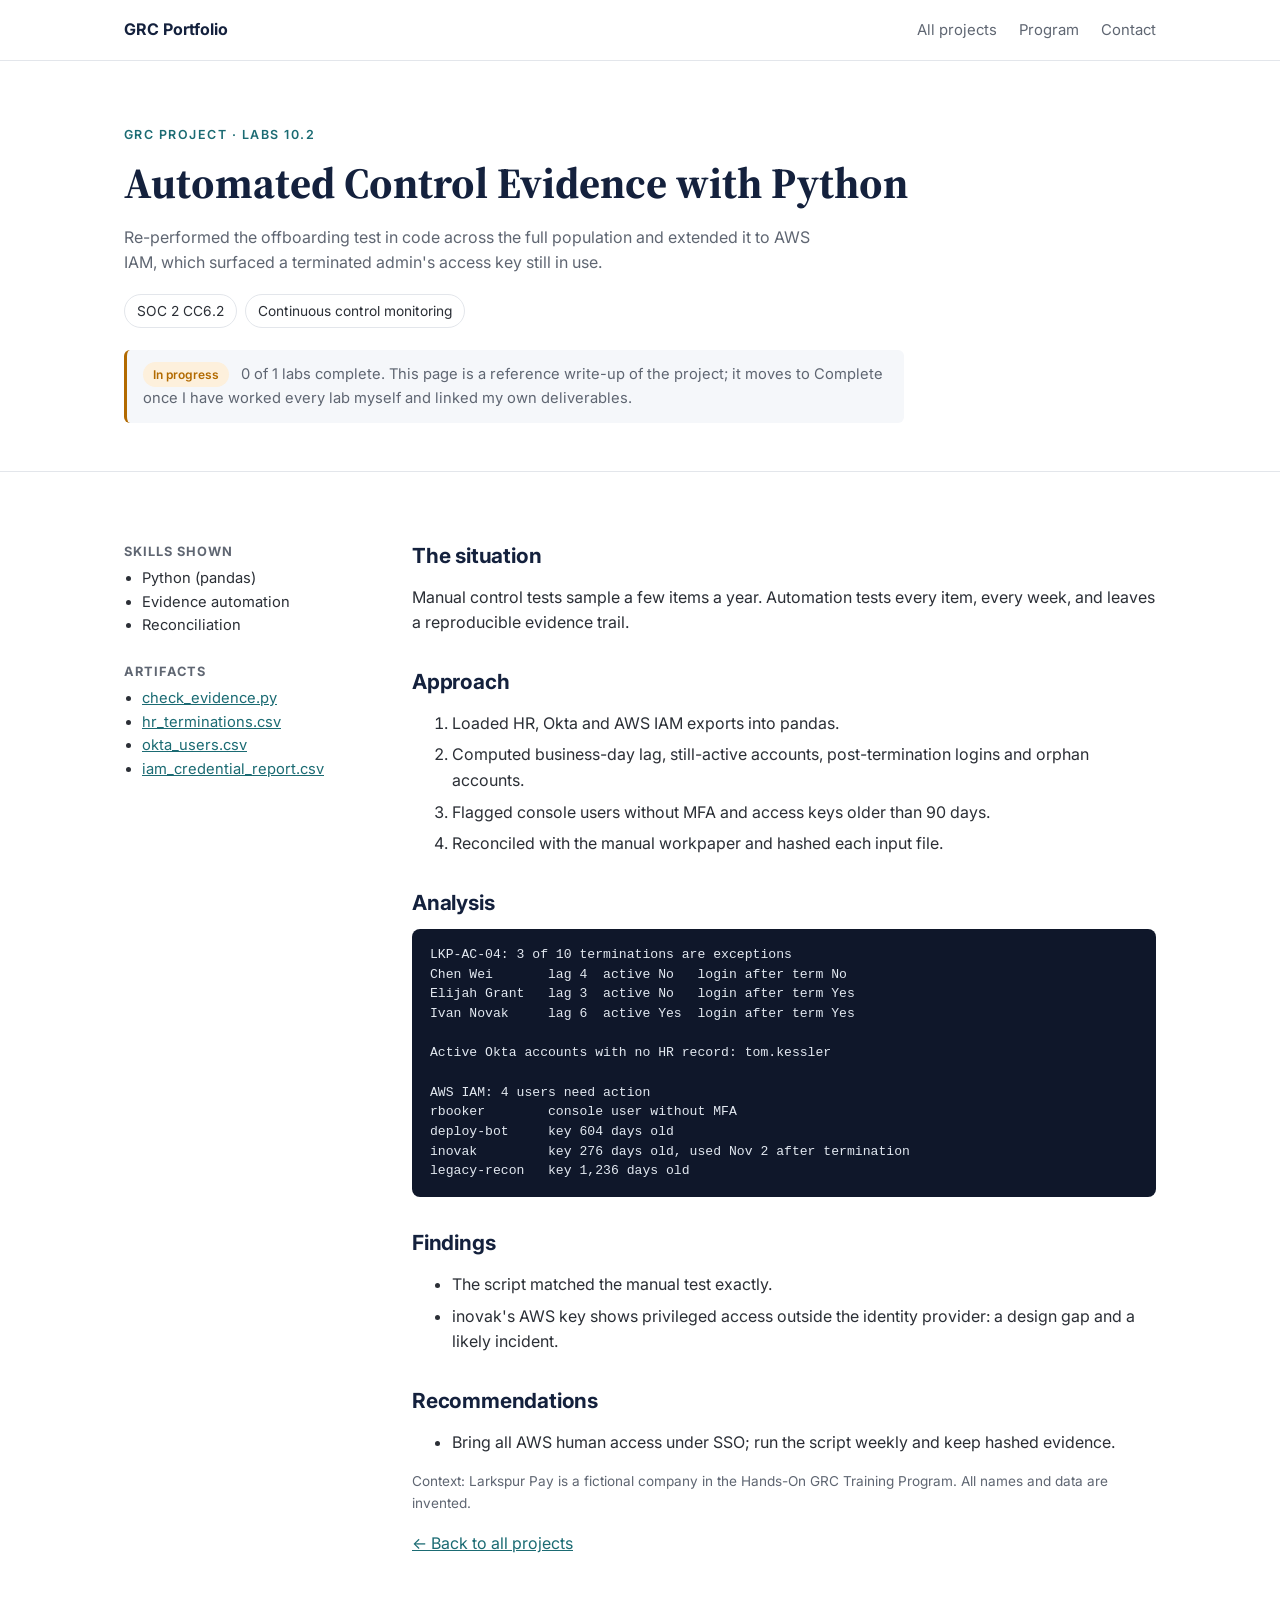
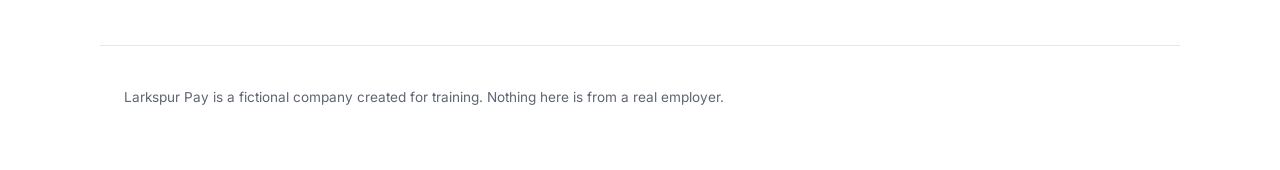
<file: projects/grc-automation.html>
<!DOCTYPE html>
<html lang="en">
<head>
<meta charset="utf-8"><meta name="viewport" content="width=device-width, initial-scale=1">
<title>Automated Control Evidence with Python · GRC Portfolio</title>
<meta name="description" content="Re-performed the offboarding test in code across the full population and extended it to AWS IAM, which surfaced a terminated admin&#x27;s access key still in use.">
<link rel="preconnect" href="https://fonts.googleapis.com"><link rel="preconnect" href="https://fonts.gstatic.com" crossorigin>
<link href="https://fonts.googleapis.com/css2?family=Inter:wght@400;500;600;700&family=Source+Serif+4:opsz,wght@8..60,600&display=swap" rel="stylesheet">
<link rel="stylesheet" href="../assets/style.css">
</head>
<body class="project">
<header class="site-header"><div class="wrap nav"><a class="brand" href="../index.html" id="brand">GRC Portfolio</a>
<nav><a href="../index.html#projects">All projects</a><a href="../index.html#timeline">Program</a><a href="../index.html#contact">Contact</a></nav></div></header>
<main>
<section class="hero p-hero"><div class="wrap">
<p class="eyebrow">GRC project · Labs 10.2</p>
<h1>Automated Control Evidence with Python</h1>
<p class="intro">Re-performed the offboarding test in code across the full population and extended it to AWS IAM, which surfaced a terminated admin&#x27;s access key still in use.</p>
<div class="chips"><span>SOC 2 CC6.2</span><span>Continuous control monitoring</span></div>
<div class="status-note" id="status-note" data-labs="[&quot;10.2&quot;]"></div>
</div></section>
<section><div class="wrap p-body">
<aside><h3>Skills shown</h3><ul><li>Python (pandas)</li><li>Evidence automation</li><li>Reconciliation</li></ul><h3>Artifacts</h3><ul><li><a href="files/check_evidence.py">check_evidence.py</a></li><li><a href="files/hr_terminations.csv">hr_terminations.csv</a></li><li><a href="files/okta_users.csv">okta_users.csv</a></li><li><a href="files/iam_credential_report.csv">iam_credential_report.csv</a></li></ul></aside>
<article>
<h2>The situation</h2><p>Manual control tests sample a few items a year. Automation tests every item, every week, and leaves a reproducible evidence trail.</p>
<h2>Approach</h2><ol><li>Loaded HR, Okta and AWS IAM exports into pandas.</li><li>Computed business-day lag, still-active accounts, post-termination logins and orphan accounts.</li><li>Flagged console users without MFA and access keys older than 90 days.</li><li>Reconciled with the manual workpaper and hashed each input file.</li></ol>
<h2>Analysis</h2><pre><code>LKP-AC-04: 3 of 10 terminations are exceptions
Chen Wei       lag 4  active No   login after term No
Elijah Grant   lag 3  active No   login after term Yes
Ivan Novak     lag 6  active Yes  login after term Yes

Active Okta accounts with no HR record: tom.kessler

AWS IAM: 4 users need action
rbooker        console user without MFA
deploy-bot     key 604 days old
inovak         key 276 days old, used Nov 2 after termination
legacy-recon   key 1,236 days old</code></pre>
<h2>Findings</h2><ul><li>The script matched the manual test exactly.</li><li>inovak&#x27;s AWS key shows privileged access outside the identity provider: a design gap and a likely incident.</li></ul>
<h2>Recommendations</h2><ul><li>Bring all AWS human access under SSO; run the script weekly and keep hashed evidence.</li></ul>
<p class="muted small">Context: Larkspur Pay is a fictional company in the Hands-On GRC Training Program. All names and data are invented.</p>
<p><a href="../index.html#projects">&larr; Back to all projects</a></p>
</article></div></section>
</main>
<footer class="wrap footer"><p>Larkspur Pay is a fictional company created for training. Nothing here is from a real employer.</p></footer>
<script src="../data/portfolio.js"></script>
<script>
(function(){var P=window.PORTFOLIO||{},labs=P.labs||[],el=document.getElementById('status-note');
var ids=JSON.parse(el.getAttribute('data-labs')),ls=labs.filter(function(l){return ids.indexOf(l.id)>=0;});
var done=ls.filter(function(l){return l.status==='complete';}).length;
var nm=(P.profile&&P.profile.name&&P.profile.name!=='Your Name')?P.profile.name:'';
if(nm)document.getElementById('brand').textContent=nm;
if(ls.length&&done===ls.length){el.innerHTML='<span class="badge complete">Complete</span> All labs in this project are finished.';}
else{el.innerHTML='<span class="badge in-progress">In progress</span> '+done+' of '+ls.length+' labs complete. This page is a reference write-up of the project; it moves to Complete once I have worked every lab myself and linked my own deliverables.';}
})();
</script>
</body></html>
</file>
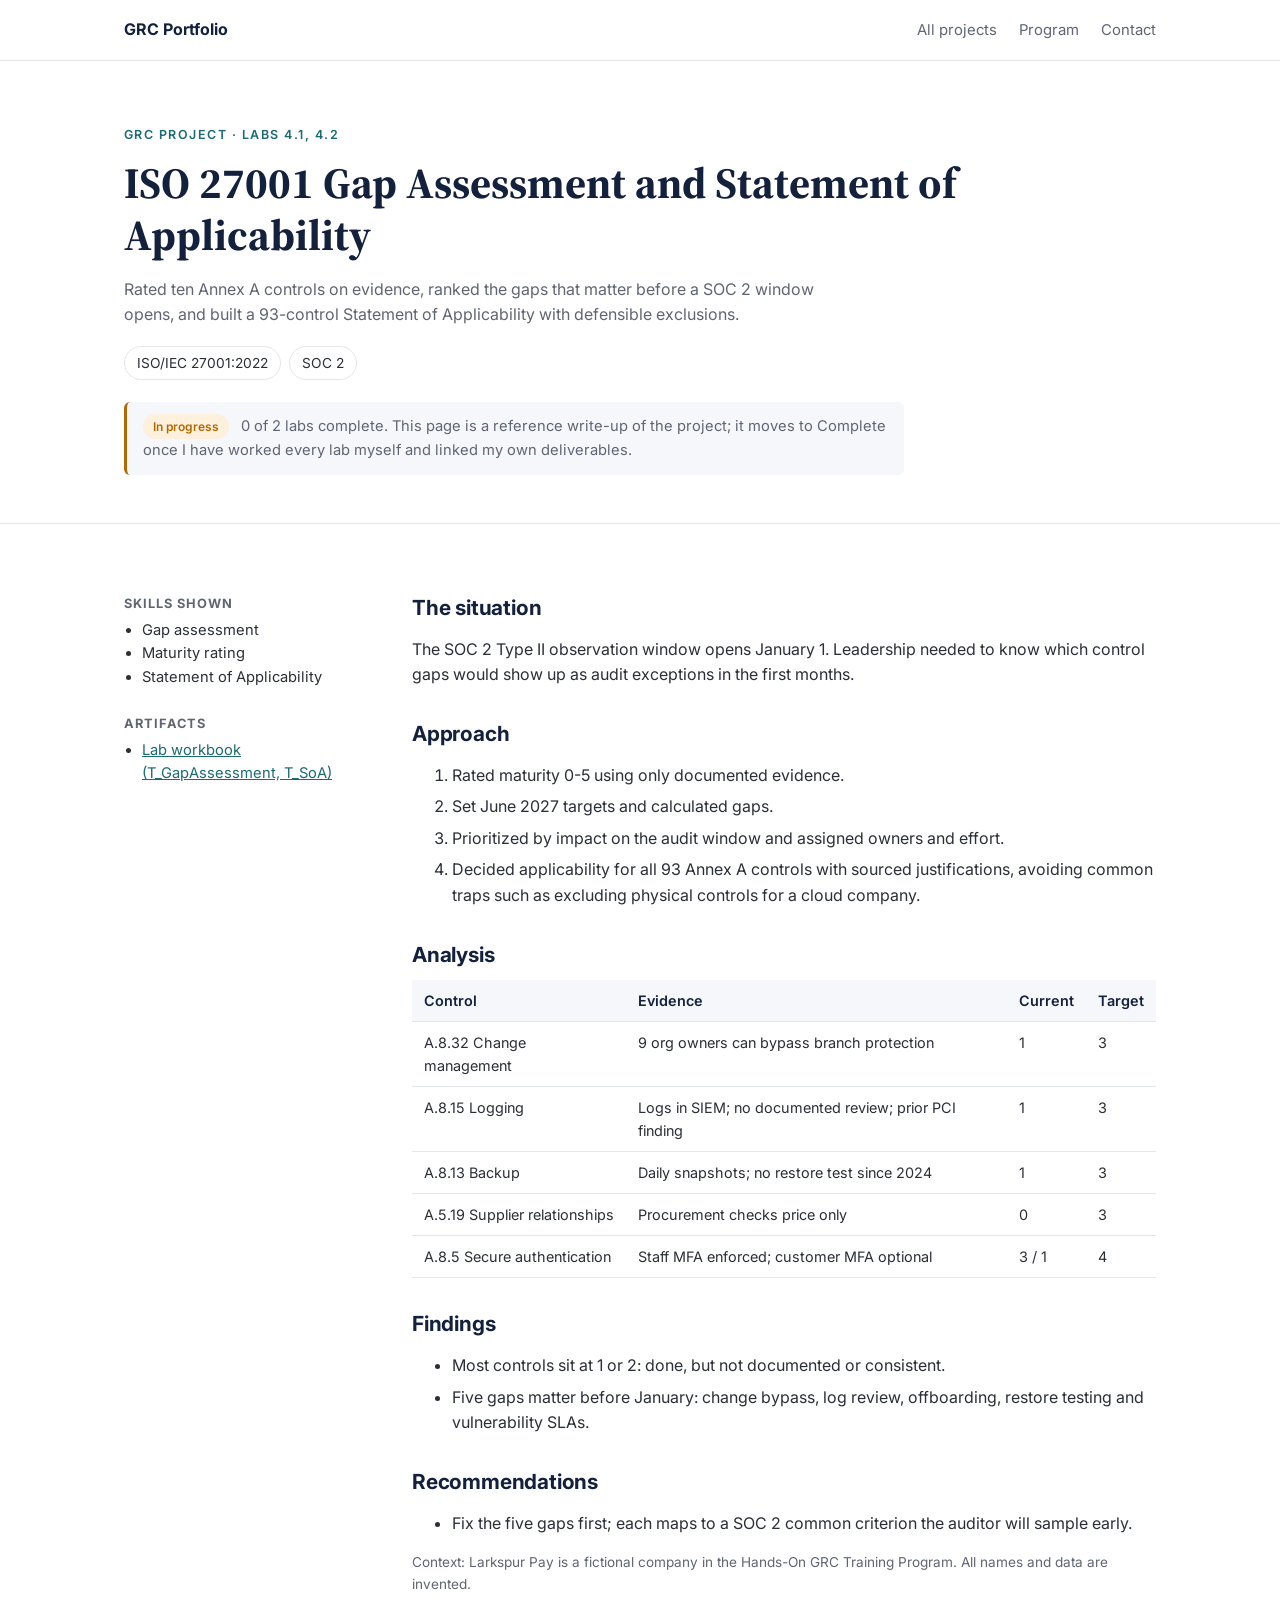
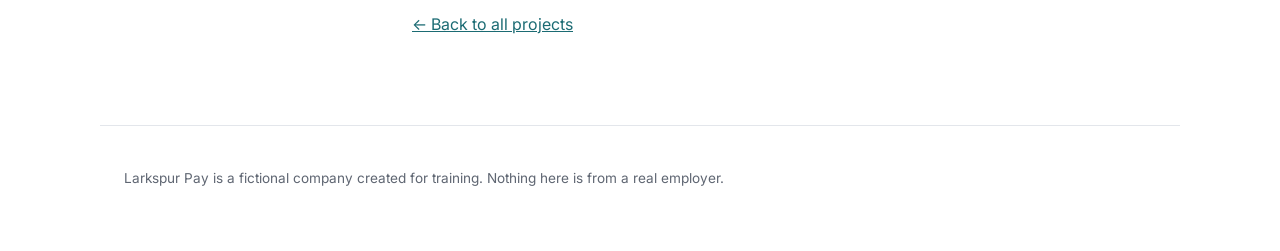
<file: projects/iso27001-gap-soa.html>
<!DOCTYPE html>
<html lang="en">
<head>
<meta charset="utf-8"><meta name="viewport" content="width=device-width, initial-scale=1">
<title>ISO 27001 Gap Assessment and Statement of Applicability · GRC Portfolio</title>
<meta name="description" content="Rated ten Annex A controls on evidence, ranked the gaps that matter before a SOC 2 window opens, and built a 93-control Statement of Applicability with defensible exclusions.">
<link rel="preconnect" href="https://fonts.googleapis.com"><link rel="preconnect" href="https://fonts.gstatic.com" crossorigin>
<link href="https://fonts.googleapis.com/css2?family=Inter:wght@400;500;600;700&family=Source+Serif+4:opsz,wght@8..60,600&display=swap" rel="stylesheet">
<link rel="stylesheet" href="../assets/style.css">
</head>
<body class="project">
<header class="site-header"><div class="wrap nav"><a class="brand" href="../index.html" id="brand">GRC Portfolio</a>
<nav><a href="../index.html#projects">All projects</a><a href="../index.html#timeline">Program</a><a href="../index.html#contact">Contact</a></nav></div></header>
<main>
<section class="hero p-hero"><div class="wrap">
<p class="eyebrow">GRC project · Labs 4.1, 4.2</p>
<h1>ISO 27001 Gap Assessment and Statement of Applicability</h1>
<p class="intro">Rated ten Annex A controls on evidence, ranked the gaps that matter before a SOC 2 window opens, and built a 93-control Statement of Applicability with defensible exclusions.</p>
<div class="chips"><span>ISO/IEC 27001:2022</span><span>SOC 2</span></div>
<div class="status-note" id="status-note" data-labs="[&quot;4.1&quot;, &quot;4.2&quot;]"></div>
</div></section>
<section><div class="wrap p-body">
<aside><h3>Skills shown</h3><ul><li>Gap assessment</li><li>Maturity rating</li><li>Statement of Applicability</li></ul><h3>Artifacts</h3><ul><li><a href="files/GRC_Lab_Workbook.xlsx">Lab workbook (T_GapAssessment, T_SoA)</a></li></ul></aside>
<article>
<h2>The situation</h2><p>The SOC 2 Type II observation window opens January 1. Leadership needed to know which control gaps would show up as audit exceptions in the first months.</p>
<h2>Approach</h2><ol><li>Rated maturity 0-5 using only documented evidence.</li><li>Set June 2027 targets and calculated gaps.</li><li>Prioritized by impact on the audit window and assigned owners and effort.</li><li>Decided applicability for all 93 Annex A controls with sourced justifications, avoiding common traps such as excluding physical controls for a cloud company.</li></ol>
<h2>Analysis</h2><div class="tbl"><table><thead><tr><th>Control</th><th>Evidence</th><th>Current</th><th>Target</th></tr></thead><tbody><tr><td>A.8.32 Change management</td><td>9 org owners can bypass branch protection</td><td>1</td><td>3</td></tr><tr><td>A.8.15 Logging</td><td>Logs in SIEM; no documented review; prior PCI finding</td><td>1</td><td>3</td></tr><tr><td>A.8.13 Backup</td><td>Daily snapshots; no restore test since 2024</td><td>1</td><td>3</td></tr><tr><td>A.5.19 Supplier relationships</td><td>Procurement checks price only</td><td>0</td><td>3</td></tr><tr><td>A.8.5 Secure authentication</td><td>Staff MFA enforced; customer MFA optional</td><td>3 / 1</td><td>4</td></tr></tbody></table></div>
<h2>Findings</h2><ul><li>Most controls sit at 1 or 2: done, but not documented or consistent.</li><li>Five gaps matter before January: change bypass, log review, offboarding, restore testing and vulnerability SLAs.</li></ul>
<h2>Recommendations</h2><ul><li>Fix the five gaps first; each maps to a SOC 2 common criterion the auditor will sample early.</li></ul>
<p class="muted small">Context: Larkspur Pay is a fictional company in the Hands-On GRC Training Program. All names and data are invented.</p>
<p><a href="../index.html#projects">&larr; Back to all projects</a></p>
</article></div></section>
</main>
<footer class="wrap footer"><p>Larkspur Pay is a fictional company created for training. Nothing here is from a real employer.</p></footer>
<script src="../data/portfolio.js"></script>
<script>
(function(){var P=window.PORTFOLIO||{},labs=P.labs||[],el=document.getElementById('status-note');
var ids=JSON.parse(el.getAttribute('data-labs')),ls=labs.filter(function(l){return ids.indexOf(l.id)>=0;});
var done=ls.filter(function(l){return l.status==='complete';}).length;
var nm=(P.profile&&P.profile.name&&P.profile.name!=='Your Name')?P.profile.name:'';
if(nm)document.getElementById('brand').textContent=nm;
if(ls.length&&done===ls.length){el.innerHTML='<span class="badge complete">Complete</span> All labs in this project are finished.';}
else{el.innerHTML='<span class="badge in-progress">In progress</span> '+done+' of '+ls.length+' labs complete. This page is a reference write-up of the project; it moves to Complete once I have worked every lab myself and linked my own deliverables.';}
})();
</script>
</body></html>
</file>
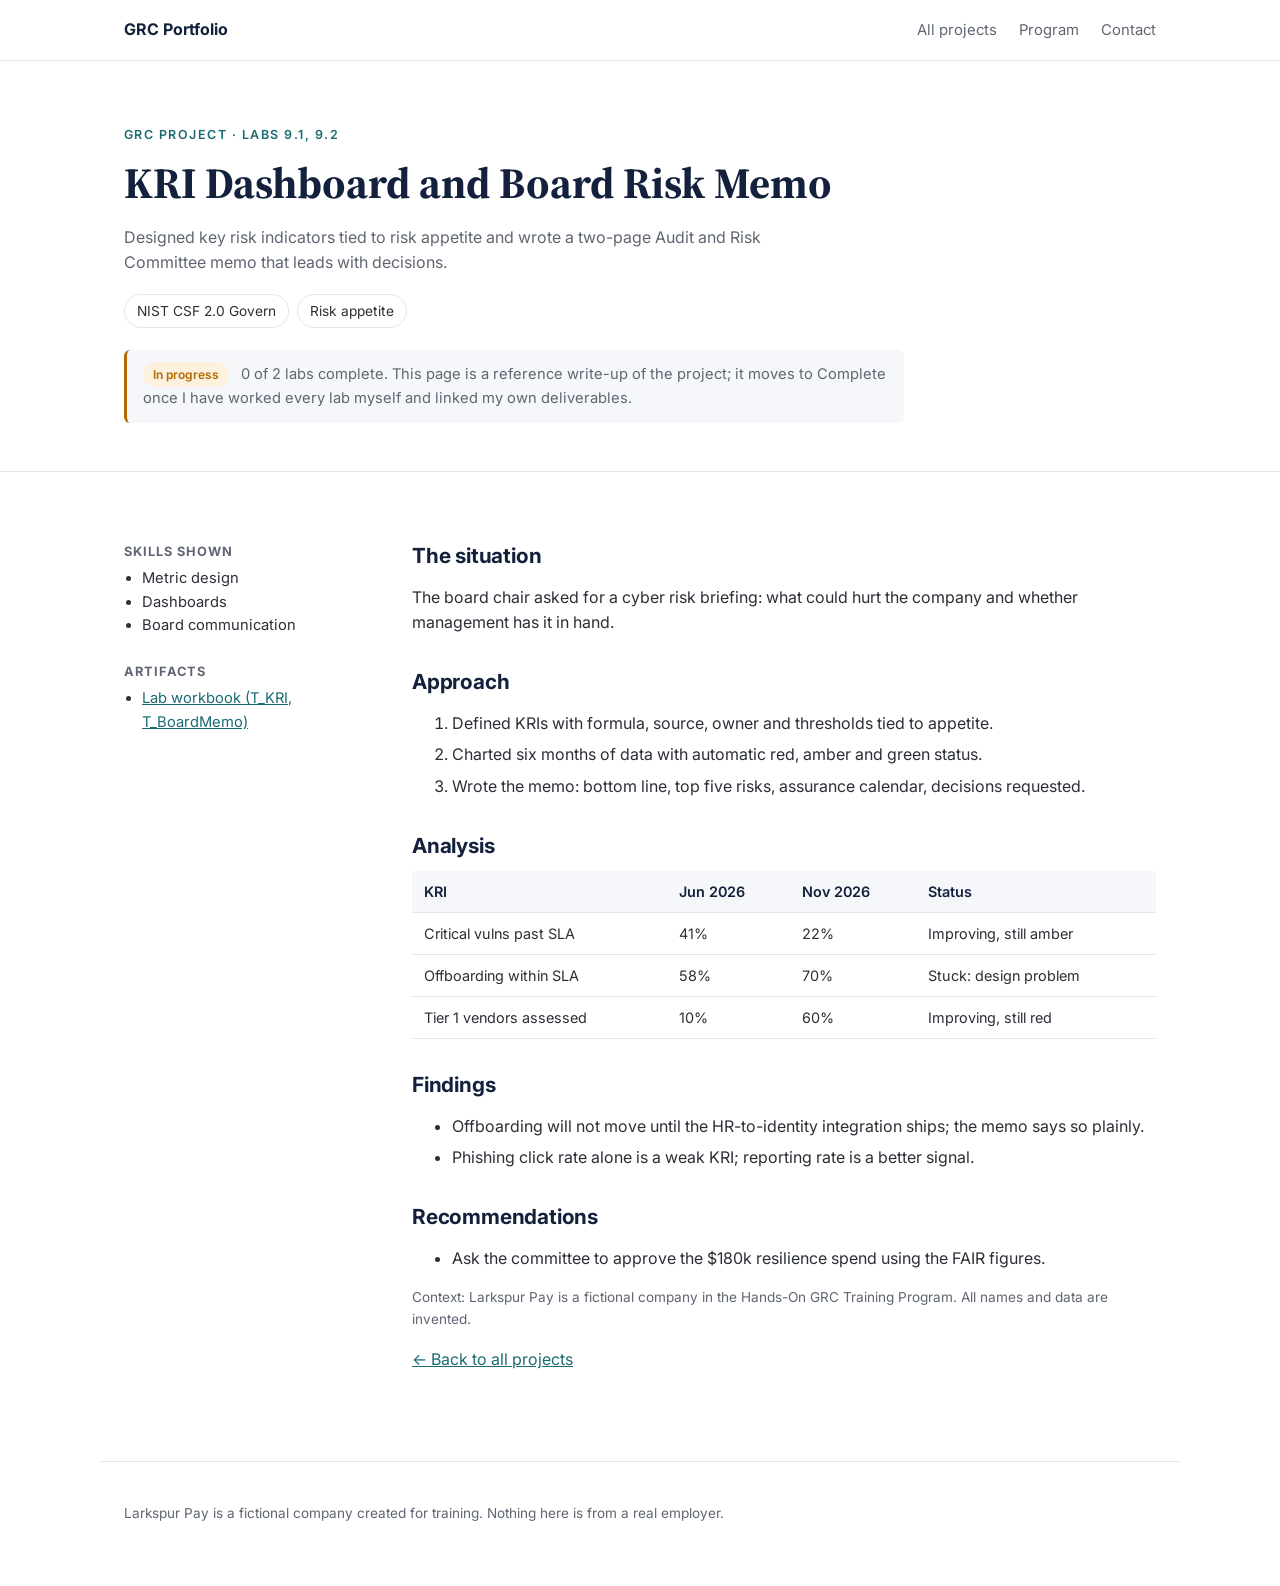
<file: projects/kri-board-reporting.html>
<!DOCTYPE html>
<html lang="en">
<head>
<meta charset="utf-8"><meta name="viewport" content="width=device-width, initial-scale=1">
<title>KRI Dashboard and Board Risk Memo · GRC Portfolio</title>
<meta name="description" content="Designed key risk indicators tied to risk appetite and wrote a two-page Audit and Risk Committee memo that leads with decisions.">
<link rel="preconnect" href="https://fonts.googleapis.com"><link rel="preconnect" href="https://fonts.gstatic.com" crossorigin>
<link href="https://fonts.googleapis.com/css2?family=Inter:wght@400;500;600;700&family=Source+Serif+4:opsz,wght@8..60,600&display=swap" rel="stylesheet">
<link rel="stylesheet" href="../assets/style.css">
</head>
<body class="project">
<header class="site-header"><div class="wrap nav"><a class="brand" href="../index.html" id="brand">GRC Portfolio</a>
<nav><a href="../index.html#projects">All projects</a><a href="../index.html#timeline">Program</a><a href="../index.html#contact">Contact</a></nav></div></header>
<main>
<section class="hero p-hero"><div class="wrap">
<p class="eyebrow">GRC project · Labs 9.1, 9.2</p>
<h1>KRI Dashboard and Board Risk Memo</h1>
<p class="intro">Designed key risk indicators tied to risk appetite and wrote a two-page Audit and Risk Committee memo that leads with decisions.</p>
<div class="chips"><span>NIST CSF 2.0 Govern</span><span>Risk appetite</span></div>
<div class="status-note" id="status-note" data-labs="[&quot;9.1&quot;, &quot;9.2&quot;]"></div>
</div></section>
<section><div class="wrap p-body">
<aside><h3>Skills shown</h3><ul><li>Metric design</li><li>Dashboards</li><li>Board communication</li></ul><h3>Artifacts</h3><ul><li><a href="files/GRC_Lab_Workbook.xlsx">Lab workbook (T_KRI, T_BoardMemo)</a></li></ul></aside>
<article>
<h2>The situation</h2><p>The board chair asked for a cyber risk briefing: what could hurt the company and whether management has it in hand.</p>
<h2>Approach</h2><ol><li>Defined KRIs with formula, source, owner and thresholds tied to appetite.</li><li>Charted six months of data with automatic red, amber and green status.</li><li>Wrote the memo: bottom line, top five risks, assurance calendar, decisions requested.</li></ol>
<h2>Analysis</h2><div class="tbl"><table><thead><tr><th>KRI</th><th>Jun 2026</th><th>Nov 2026</th><th>Status</th></tr></thead><tbody><tr><td>Critical vulns past SLA</td><td>41%</td><td>22%</td><td>Improving, still amber</td></tr><tr><td>Offboarding within SLA</td><td>58%</td><td>70%</td><td>Stuck: design problem</td></tr><tr><td>Tier 1 vendors assessed</td><td>10%</td><td>60%</td><td>Improving, still red</td></tr></tbody></table></div>
<h2>Findings</h2><ul><li>Offboarding will not move until the HR-to-identity integration ships; the memo says so plainly.</li><li>Phishing click rate alone is a weak KRI; reporting rate is a better signal.</li></ul>
<h2>Recommendations</h2><ul><li>Ask the committee to approve the $180k resilience spend using the FAIR figures.</li></ul>
<p class="muted small">Context: Larkspur Pay is a fictional company in the Hands-On GRC Training Program. All names and data are invented.</p>
<p><a href="../index.html#projects">&larr; Back to all projects</a></p>
</article></div></section>
</main>
<footer class="wrap footer"><p>Larkspur Pay is a fictional company created for training. Nothing here is from a real employer.</p></footer>
<script src="../data/portfolio.js"></script>
<script>
(function(){var P=window.PORTFOLIO||{},labs=P.labs||[],el=document.getElementById('status-note');
var ids=JSON.parse(el.getAttribute('data-labs')),ls=labs.filter(function(l){return ids.indexOf(l.id)>=0;});
var done=ls.filter(function(l){return l.status==='complete';}).length;
var nm=(P.profile&&P.profile.name&&P.profile.name!=='Your Name')?P.profile.name:'';
if(nm)document.getElementById('brand').textContent=nm;
if(ls.length&&done===ls.length){el.innerHTML='<span class="badge complete">Complete</span> All labs in this project are finished.';}
else{el.innerHTML='<span class="badge in-progress">In progress</span> '+done+' of '+ls.length+' labs complete. This page is a reference write-up of the project; it moves to Complete once I have worked every lab myself and linked my own deliverables.';}
})();
</script>
</body></html>
</file>
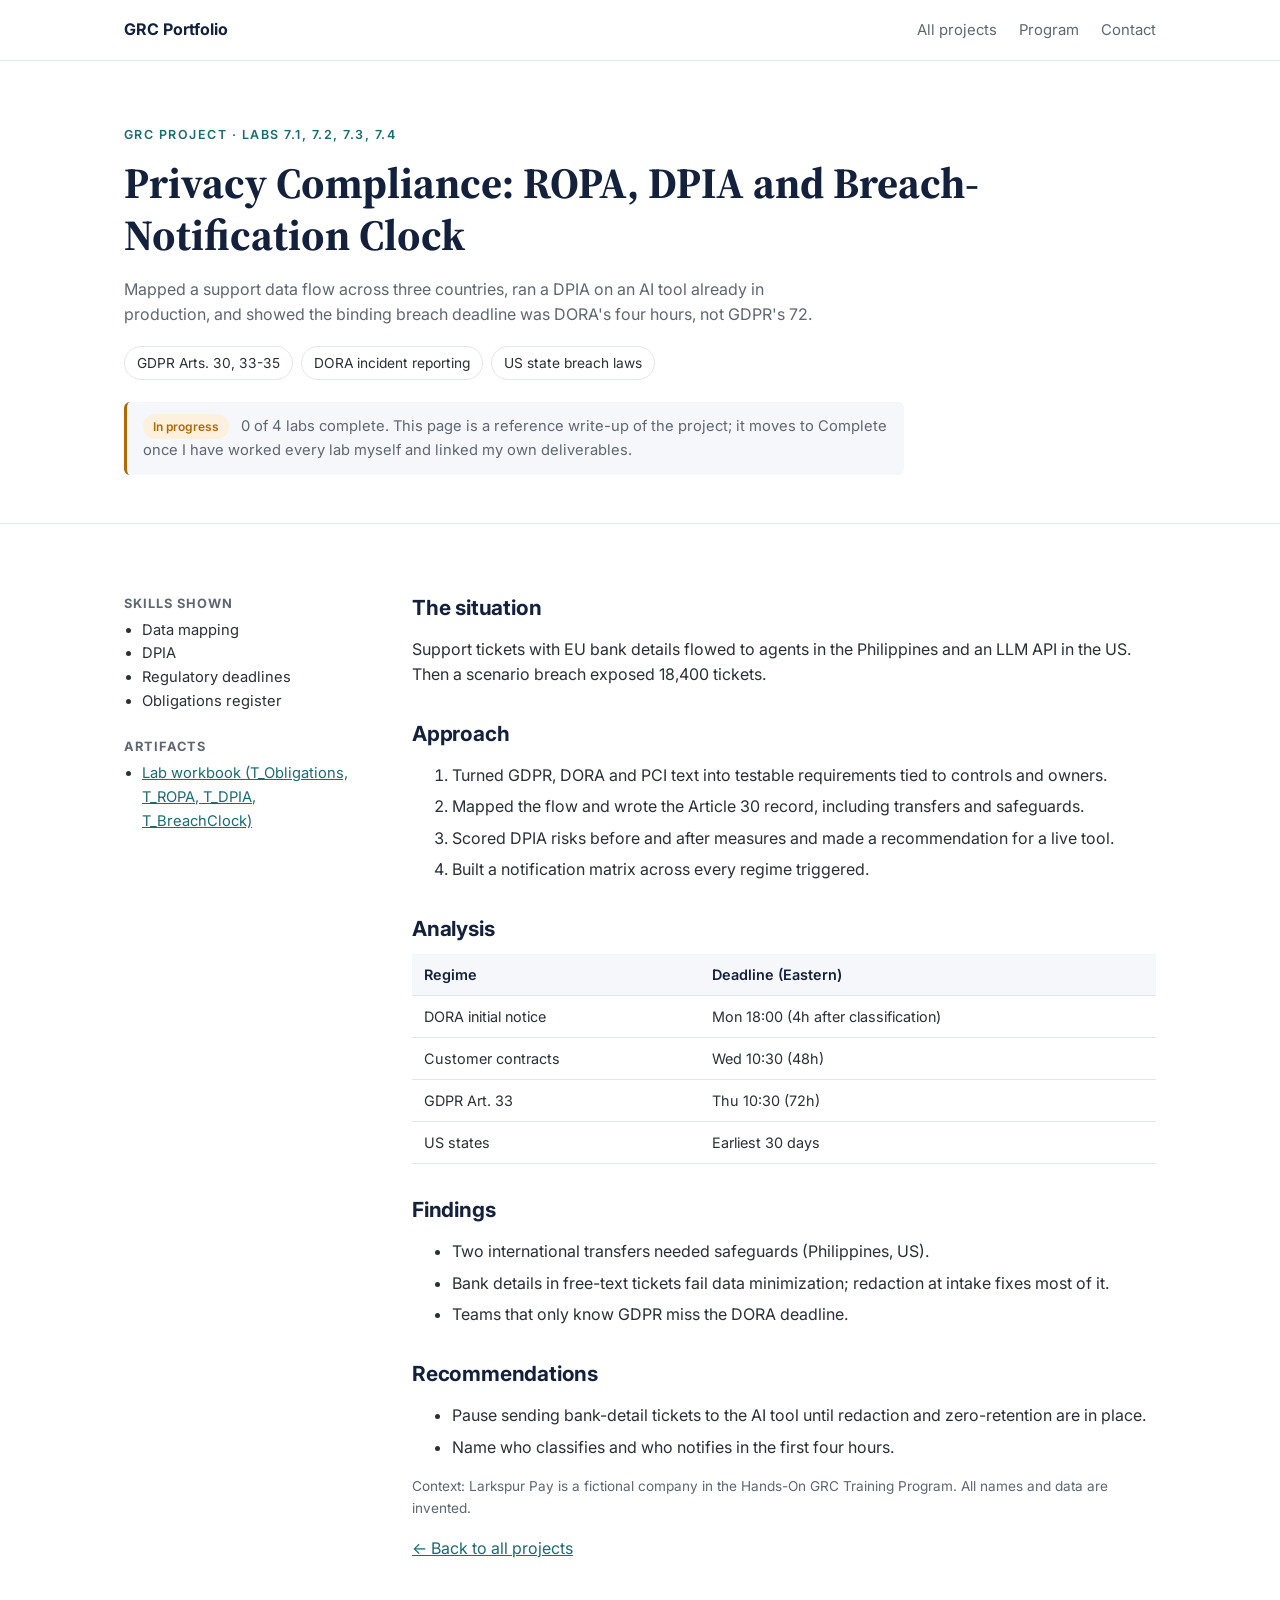
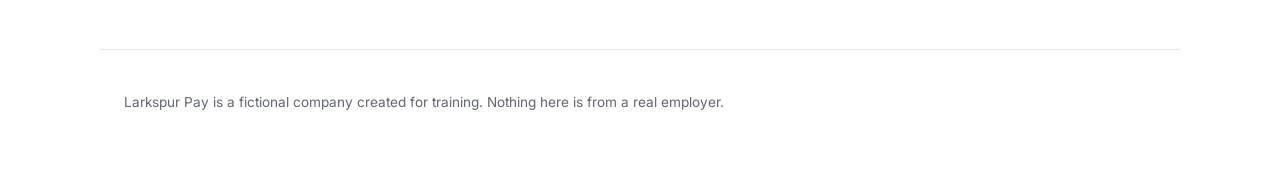
<file: projects/privacy-breach-readiness.html>
<!DOCTYPE html>
<html lang="en">
<head>
<meta charset="utf-8"><meta name="viewport" content="width=device-width, initial-scale=1">
<title>Privacy Compliance: ROPA, DPIA and Breach-Notification Clock · GRC Portfolio</title>
<meta name="description" content="Mapped a support data flow across three countries, ran a DPIA on an AI tool already in production, and showed the binding breach deadline was DORA&#x27;s four hours, not GDPR&#x27;s 72.">
<link rel="preconnect" href="https://fonts.googleapis.com"><link rel="preconnect" href="https://fonts.gstatic.com" crossorigin>
<link href="https://fonts.googleapis.com/css2?family=Inter:wght@400;500;600;700&family=Source+Serif+4:opsz,wght@8..60,600&display=swap" rel="stylesheet">
<link rel="stylesheet" href="../assets/style.css">
</head>
<body class="project">
<header class="site-header"><div class="wrap nav"><a class="brand" href="../index.html" id="brand">GRC Portfolio</a>
<nav><a href="../index.html#projects">All projects</a><a href="../index.html#timeline">Program</a><a href="../index.html#contact">Contact</a></nav></div></header>
<main>
<section class="hero p-hero"><div class="wrap">
<p class="eyebrow">GRC project · Labs 7.1, 7.2, 7.3, 7.4</p>
<h1>Privacy Compliance: ROPA, DPIA and Breach-Notification Clock</h1>
<p class="intro">Mapped a support data flow across three countries, ran a DPIA on an AI tool already in production, and showed the binding breach deadline was DORA&#x27;s four hours, not GDPR&#x27;s 72.</p>
<div class="chips"><span>GDPR Arts. 30, 33-35</span><span>DORA incident reporting</span><span>US state breach laws</span></div>
<div class="status-note" id="status-note" data-labs="[&quot;7.1&quot;, &quot;7.2&quot;, &quot;7.3&quot;, &quot;7.4&quot;]"></div>
</div></section>
<section><div class="wrap p-body">
<aside><h3>Skills shown</h3><ul><li>Data mapping</li><li>DPIA</li><li>Regulatory deadlines</li><li>Obligations register</li></ul><h3>Artifacts</h3><ul><li><a href="files/GRC_Lab_Workbook.xlsx">Lab workbook (T_Obligations, T_ROPA, T_DPIA, T_BreachClock)</a></li></ul></aside>
<article>
<h2>The situation</h2><p>Support tickets with EU bank details flowed to agents in the Philippines and an LLM API in the US. Then a scenario breach exposed 18,400 tickets.</p>
<h2>Approach</h2><ol><li>Turned GDPR, DORA and PCI text into testable requirements tied to controls and owners.</li><li>Mapped the flow and wrote the Article 30 record, including transfers and safeguards.</li><li>Scored DPIA risks before and after measures and made a recommendation for a live tool.</li><li>Built a notification matrix across every regime triggered.</li></ol>
<h2>Analysis</h2><div class="tbl"><table><thead><tr><th>Regime</th><th>Deadline (Eastern)</th></tr></thead><tbody><tr><td>DORA initial notice</td><td>Mon 18:00 (4h after classification)</td></tr><tr><td>Customer contracts</td><td>Wed 10:30 (48h)</td></tr><tr><td>GDPR Art. 33</td><td>Thu 10:30 (72h)</td></tr><tr><td>US states</td><td>Earliest 30 days</td></tr></tbody></table></div>
<h2>Findings</h2><ul><li>Two international transfers needed safeguards (Philippines, US).</li><li>Bank details in free-text tickets fail data minimization; redaction at intake fixes most of it.</li><li>Teams that only know GDPR miss the DORA deadline.</li></ul>
<h2>Recommendations</h2><ul><li>Pause sending bank-detail tickets to the AI tool until redaction and zero-retention are in place.</li><li>Name who classifies and who notifies in the first four hours.</li></ul>
<p class="muted small">Context: Larkspur Pay is a fictional company in the Hands-On GRC Training Program. All names and data are invented.</p>
<p><a href="../index.html#projects">&larr; Back to all projects</a></p>
</article></div></section>
</main>
<footer class="wrap footer"><p>Larkspur Pay is a fictional company created for training. Nothing here is from a real employer.</p></footer>
<script src="../data/portfolio.js"></script>
<script>
(function(){var P=window.PORTFOLIO||{},labs=P.labs||[],el=document.getElementById('status-note');
var ids=JSON.parse(el.getAttribute('data-labs')),ls=labs.filter(function(l){return ids.indexOf(l.id)>=0;});
var done=ls.filter(function(l){return l.status==='complete';}).length;
var nm=(P.profile&&P.profile.name&&P.profile.name!=='Your Name')?P.profile.name:'';
if(nm)document.getElementById('brand').textContent=nm;
if(ls.length&&done===ls.length){el.innerHTML='<span class="badge complete">Complete</span> All labs in this project are finished.';}
else{el.innerHTML='<span class="badge in-progress">In progress</span> '+done+' of '+ls.length+' labs complete. This page is a reference write-up of the project; it moves to Complete once I have worked every lab myself and linked my own deliverables.';}
})();
</script>
</body></html>
</file>
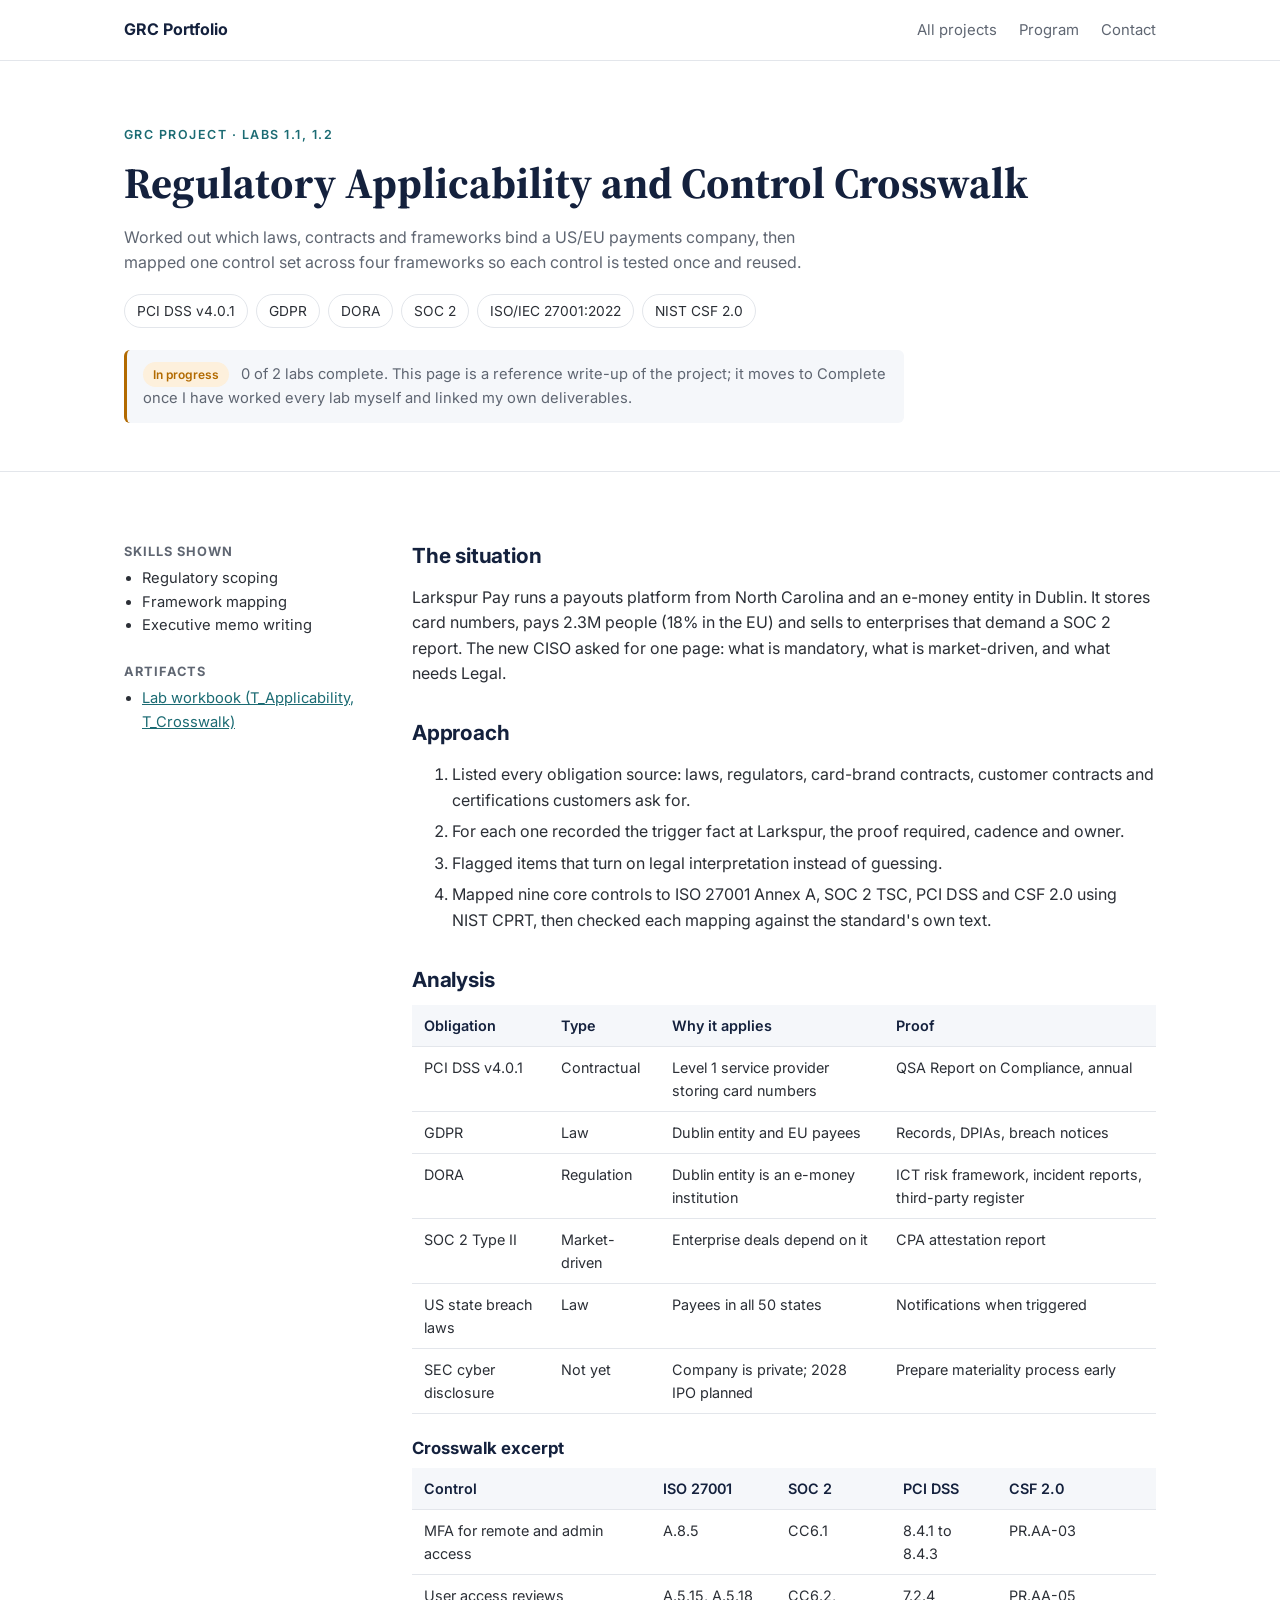
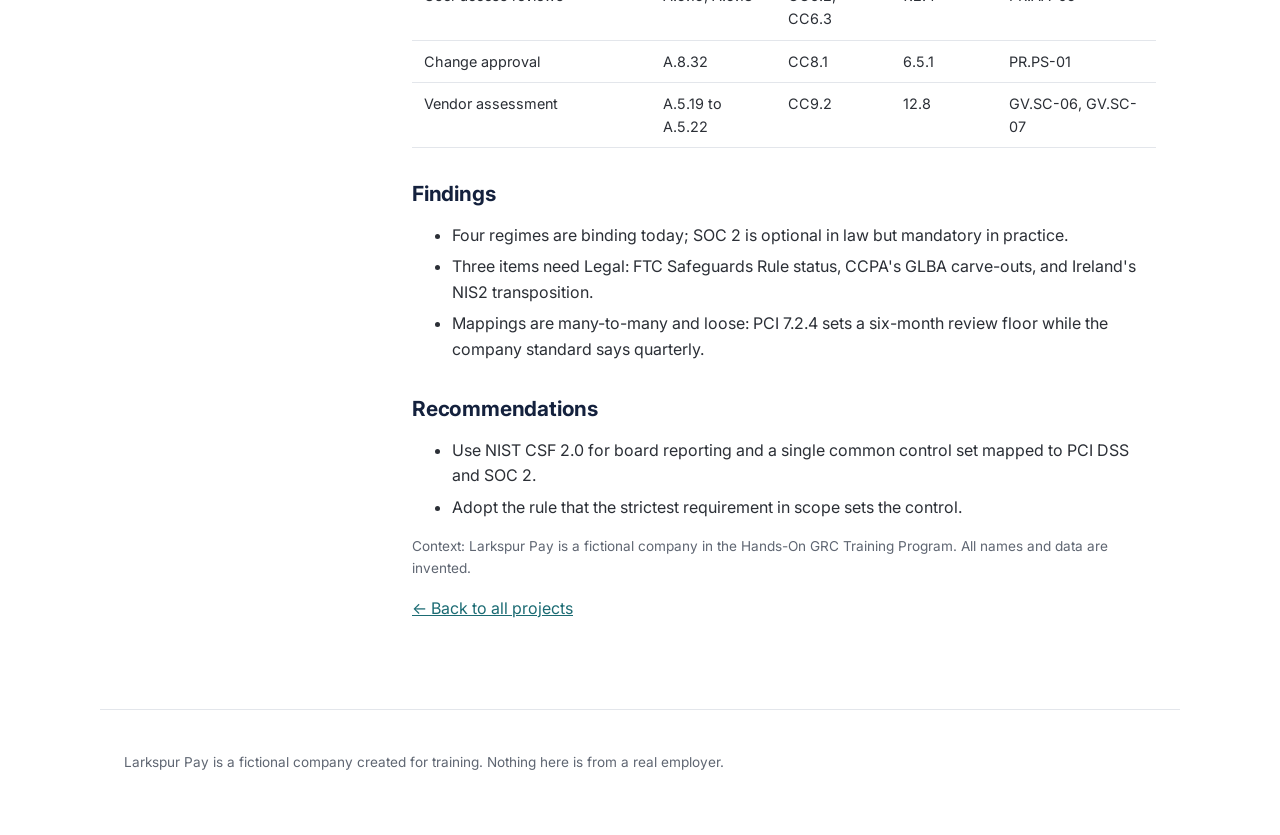
<file: projects/regulatory-applicability.html>
<!DOCTYPE html>
<html lang="en">
<head>
<meta charset="utf-8"><meta name="viewport" content="width=device-width, initial-scale=1">
<title>Regulatory Applicability and Control Crosswalk · GRC Portfolio</title>
<meta name="description" content="Worked out which laws, contracts and frameworks bind a US/EU payments company, then mapped one control set across four frameworks so each control is tested once and reused.">
<link rel="preconnect" href="https://fonts.googleapis.com"><link rel="preconnect" href="https://fonts.gstatic.com" crossorigin>
<link href="https://fonts.googleapis.com/css2?family=Inter:wght@400;500;600;700&family=Source+Serif+4:opsz,wght@8..60,600&display=swap" rel="stylesheet">
<link rel="stylesheet" href="../assets/style.css">
</head>
<body class="project">
<header class="site-header"><div class="wrap nav"><a class="brand" href="../index.html" id="brand">GRC Portfolio</a>
<nav><a href="../index.html#projects">All projects</a><a href="../index.html#timeline">Program</a><a href="../index.html#contact">Contact</a></nav></div></header>
<main>
<section class="hero p-hero"><div class="wrap">
<p class="eyebrow">GRC project · Labs 1.1, 1.2</p>
<h1>Regulatory Applicability and Control Crosswalk</h1>
<p class="intro">Worked out which laws, contracts and frameworks bind a US/EU payments company, then mapped one control set across four frameworks so each control is tested once and reused.</p>
<div class="chips"><span>PCI DSS v4.0.1</span><span>GDPR</span><span>DORA</span><span>SOC 2</span><span>ISO/IEC 27001:2022</span><span>NIST CSF 2.0</span></div>
<div class="status-note" id="status-note" data-labs="[&quot;1.1&quot;, &quot;1.2&quot;]"></div>
</div></section>
<section><div class="wrap p-body">
<aside><h3>Skills shown</h3><ul><li>Regulatory scoping</li><li>Framework mapping</li><li>Executive memo writing</li></ul><h3>Artifacts</h3><ul><li><a href="files/GRC_Lab_Workbook.xlsx">Lab workbook (T_Applicability, T_Crosswalk)</a></li></ul></aside>
<article>
<h2>The situation</h2><p>Larkspur Pay runs a payouts platform from North Carolina and an e-money entity in Dublin. It stores card numbers, pays 2.3M people (18% in the EU) and sells to enterprises that demand a SOC 2 report. The new CISO asked for one page: what is mandatory, what is market-driven, and what needs Legal.</p>
<h2>Approach</h2><ol><li>Listed every obligation source: laws, regulators, card-brand contracts, customer contracts and certifications customers ask for.</li><li>For each one recorded the trigger fact at Larkspur, the proof required, cadence and owner.</li><li>Flagged items that turn on legal interpretation instead of guessing.</li><li>Mapped nine core controls to ISO 27001 Annex A, SOC 2 TSC, PCI DSS and CSF 2.0 using NIST CPRT, then checked each mapping against the standard&#x27;s own text.</li></ol>
<h2>Analysis</h2><div class="tbl"><table><thead><tr><th>Obligation</th><th>Type</th><th>Why it applies</th><th>Proof</th></tr></thead><tbody><tr><td>PCI DSS v4.0.1</td><td>Contractual</td><td>Level 1 service provider storing card numbers</td><td>QSA Report on Compliance, annual</td></tr><tr><td>GDPR</td><td>Law</td><td>Dublin entity and EU payees</td><td>Records, DPIAs, breach notices</td></tr><tr><td>DORA</td><td>Regulation</td><td>Dublin entity is an e-money institution</td><td>ICT risk framework, incident reports, third-party register</td></tr><tr><td>SOC 2 Type II</td><td>Market-driven</td><td>Enterprise deals depend on it</td><td>CPA attestation report</td></tr><tr><td>US state breach laws</td><td>Law</td><td>Payees in all 50 states</td><td>Notifications when triggered</td></tr><tr><td>SEC cyber disclosure</td><td>Not yet</td><td>Company is private; 2028 IPO planned</td><td>Prepare materiality process early</td></tr></tbody></table></div><h3>Crosswalk excerpt</h3><div class="tbl"><table><thead><tr><th>Control</th><th>ISO 27001</th><th>SOC 2</th><th>PCI DSS</th><th>CSF 2.0</th></tr></thead><tbody><tr><td>MFA for remote and admin access</td><td>A.8.5</td><td>CC6.1</td><td>8.4.1 to 8.4.3</td><td>PR.AA-03</td></tr><tr><td>User access reviews</td><td>A.5.15, A.5.18</td><td>CC6.2, CC6.3</td><td>7.2.4</td><td>PR.AA-05</td></tr><tr><td>Change approval</td><td>A.8.32</td><td>CC8.1</td><td>6.5.1</td><td>PR.PS-01</td></tr><tr><td>Vendor assessment</td><td>A.5.19 to A.5.22</td><td>CC9.2</td><td>12.8</td><td>GV.SC-06, GV.SC-07</td></tr></tbody></table></div>
<h2>Findings</h2><ul><li>Four regimes are binding today; SOC 2 is optional in law but mandatory in practice.</li><li>Three items need Legal: FTC Safeguards Rule status, CCPA&#x27;s GLBA carve-outs, and Ireland&#x27;s NIS2 transposition.</li><li>Mappings are many-to-many and loose: PCI 7.2.4 sets a six-month review floor while the company standard says quarterly.</li></ul>
<h2>Recommendations</h2><ul><li>Use NIST CSF 2.0 for board reporting and a single common control set mapped to PCI DSS and SOC 2.</li><li>Adopt the rule that the strictest requirement in scope sets the control.</li></ul>
<p class="muted small">Context: Larkspur Pay is a fictional company in the Hands-On GRC Training Program. All names and data are invented.</p>
<p><a href="../index.html#projects">&larr; Back to all projects</a></p>
</article></div></section>
</main>
<footer class="wrap footer"><p>Larkspur Pay is a fictional company created for training. Nothing here is from a real employer.</p></footer>
<script src="../data/portfolio.js"></script>
<script>
(function(){var P=window.PORTFOLIO||{},labs=P.labs||[],el=document.getElementById('status-note');
var ids=JSON.parse(el.getAttribute('data-labs')),ls=labs.filter(function(l){return ids.indexOf(l.id)>=0;});
var done=ls.filter(function(l){return l.status==='complete';}).length;
var nm=(P.profile&&P.profile.name&&P.profile.name!=='Your Name')?P.profile.name:'';
if(nm)document.getElementById('brand').textContent=nm;
if(ls.length&&done===ls.length){el.innerHTML='<span class="badge complete">Complete</span> All labs in this project are finished.';}
else{el.innerHTML='<span class="badge in-progress">In progress</span> '+done+' of '+ls.length+' labs complete. This page is a reference write-up of the project; it moves to Complete once I have worked every lab myself and linked my own deliverables.';}
})();
</script>
</body></html>
</file>
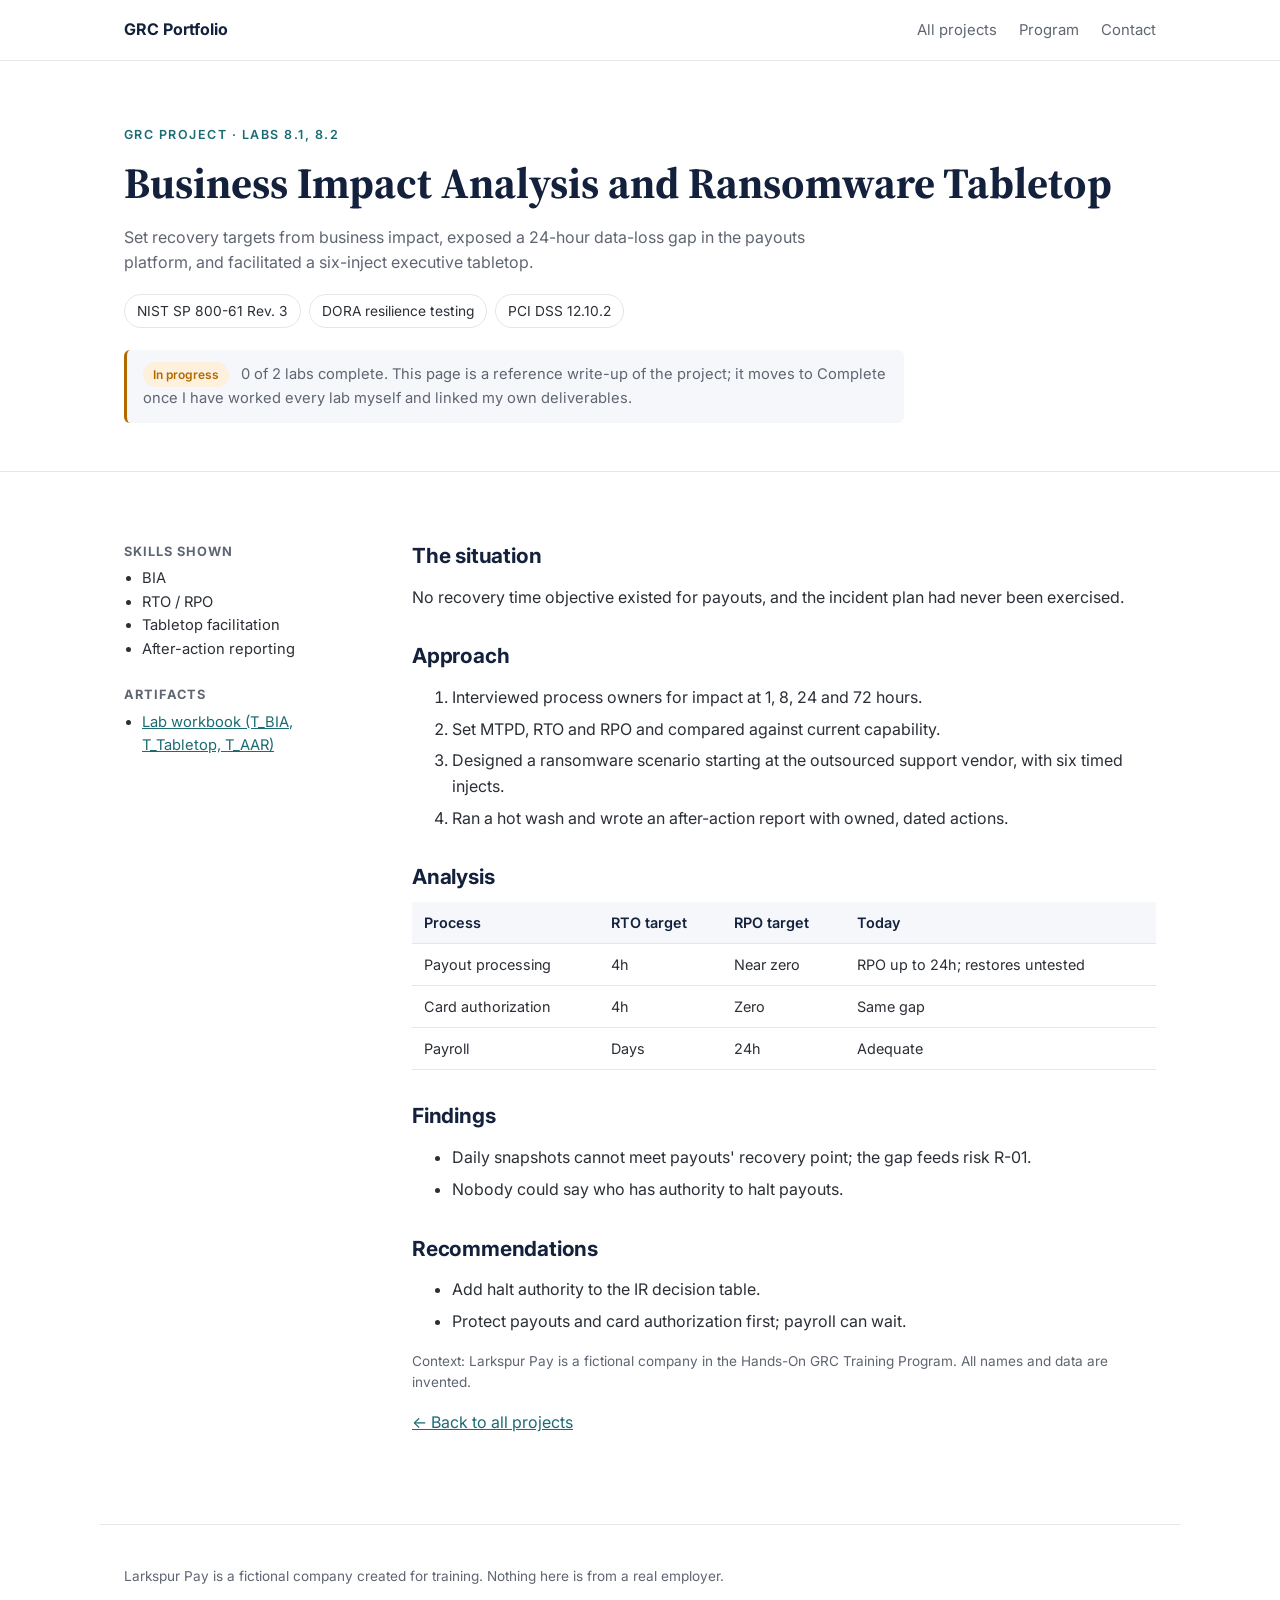
<file: projects/resilience-tabletop.html>
<!DOCTYPE html>
<html lang="en">
<head>
<meta charset="utf-8"><meta name="viewport" content="width=device-width, initial-scale=1">
<title>Business Impact Analysis and Ransomware Tabletop · GRC Portfolio</title>
<meta name="description" content="Set recovery targets from business impact, exposed a 24-hour data-loss gap in the payouts platform, and facilitated a six-inject executive tabletop.">
<link rel="preconnect" href="https://fonts.googleapis.com"><link rel="preconnect" href="https://fonts.gstatic.com" crossorigin>
<link href="https://fonts.googleapis.com/css2?family=Inter:wght@400;500;600;700&family=Source+Serif+4:opsz,wght@8..60,600&display=swap" rel="stylesheet">
<link rel="stylesheet" href="../assets/style.css">
</head>
<body class="project">
<header class="site-header"><div class="wrap nav"><a class="brand" href="../index.html" id="brand">GRC Portfolio</a>
<nav><a href="../index.html#projects">All projects</a><a href="../index.html#timeline">Program</a><a href="../index.html#contact">Contact</a></nav></div></header>
<main>
<section class="hero p-hero"><div class="wrap">
<p class="eyebrow">GRC project · Labs 8.1, 8.2</p>
<h1>Business Impact Analysis and Ransomware Tabletop</h1>
<p class="intro">Set recovery targets from business impact, exposed a 24-hour data-loss gap in the payouts platform, and facilitated a six-inject executive tabletop.</p>
<div class="chips"><span>NIST SP 800-61 Rev. 3</span><span>DORA resilience testing</span><span>PCI DSS 12.10.2</span></div>
<div class="status-note" id="status-note" data-labs="[&quot;8.1&quot;, &quot;8.2&quot;]"></div>
</div></section>
<section><div class="wrap p-body">
<aside><h3>Skills shown</h3><ul><li>BIA</li><li>RTO / RPO</li><li>Tabletop facilitation</li><li>After-action reporting</li></ul><h3>Artifacts</h3><ul><li><a href="files/GRC_Lab_Workbook.xlsx">Lab workbook (T_BIA, T_Tabletop, T_AAR)</a></li></ul></aside>
<article>
<h2>The situation</h2><p>No recovery time objective existed for payouts, and the incident plan had never been exercised.</p>
<h2>Approach</h2><ol><li>Interviewed process owners for impact at 1, 8, 24 and 72 hours.</li><li>Set MTPD, RTO and RPO and compared against current capability.</li><li>Designed a ransomware scenario starting at the outsourced support vendor, with six timed injects.</li><li>Ran a hot wash and wrote an after-action report with owned, dated actions.</li></ol>
<h2>Analysis</h2><div class="tbl"><table><thead><tr><th>Process</th><th>RTO target</th><th>RPO target</th><th>Today</th></tr></thead><tbody><tr><td>Payout processing</td><td>4h</td><td>Near zero</td><td>RPO up to 24h; restores untested</td></tr><tr><td>Card authorization</td><td>4h</td><td>Zero</td><td>Same gap</td></tr><tr><td>Payroll</td><td>Days</td><td>24h</td><td>Adequate</td></tr></tbody></table></div>
<h2>Findings</h2><ul><li>Daily snapshots cannot meet payouts&#x27; recovery point; the gap feeds risk R-01.</li><li>Nobody could say who has authority to halt payouts.</li></ul>
<h2>Recommendations</h2><ul><li>Add halt authority to the IR decision table.</li><li>Protect payouts and card authorization first; payroll can wait.</li></ul>
<p class="muted small">Context: Larkspur Pay is a fictional company in the Hands-On GRC Training Program. All names and data are invented.</p>
<p><a href="../index.html#projects">&larr; Back to all projects</a></p>
</article></div></section>
</main>
<footer class="wrap footer"><p>Larkspur Pay is a fictional company created for training. Nothing here is from a real employer.</p></footer>
<script src="../data/portfolio.js"></script>
<script>
(function(){var P=window.PORTFOLIO||{},labs=P.labs||[],el=document.getElementById('status-note');
var ids=JSON.parse(el.getAttribute('data-labs')),ls=labs.filter(function(l){return ids.indexOf(l.id)>=0;});
var done=ls.filter(function(l){return l.status==='complete';}).length;
var nm=(P.profile&&P.profile.name&&P.profile.name!=='Your Name')?P.profile.name:'';
if(nm)document.getElementById('brand').textContent=nm;
if(ls.length&&done===ls.length){el.innerHTML='<span class="badge complete">Complete</span> All labs in this project are finished.';}
else{el.innerHTML='<span class="badge in-progress">In progress</span> '+done+' of '+ls.length+' labs complete. This page is a reference write-up of the project; it moves to Complete once I have worked every lab myself and linked my own deliverables.';}
})();
</script>
</body></html>
</file>
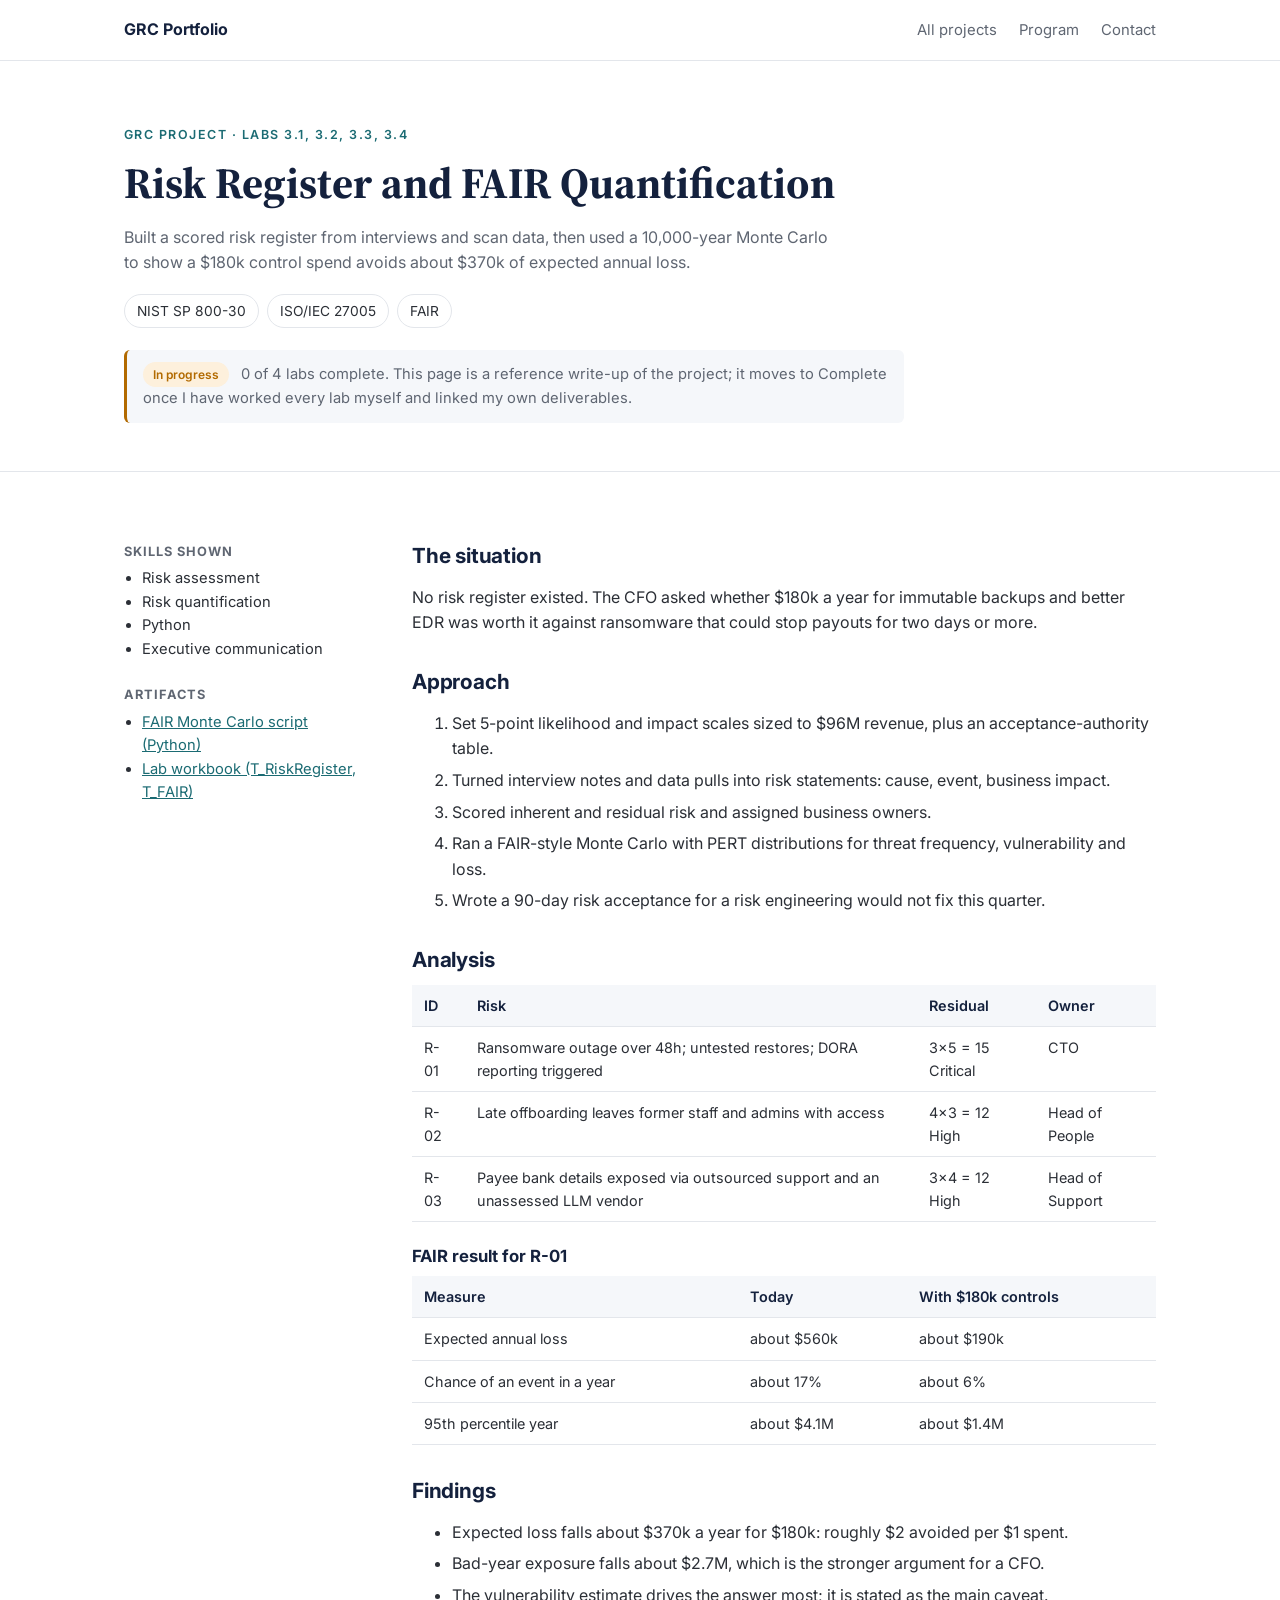
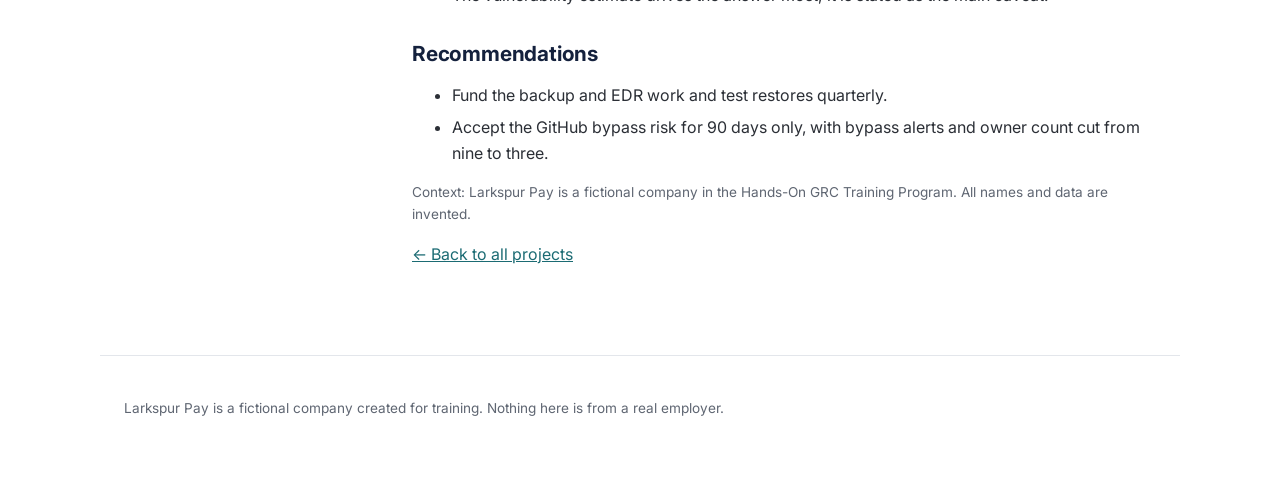
<file: projects/risk-register-fair.html>
<!DOCTYPE html>
<html lang="en">
<head>
<meta charset="utf-8"><meta name="viewport" content="width=device-width, initial-scale=1">
<title>Risk Register and FAIR Quantification · GRC Portfolio</title>
<meta name="description" content="Built a scored risk register from interviews and scan data, then used a 10,000-year Monte Carlo to show a $180k control spend avoids about $370k of expected annual loss.">
<link rel="preconnect" href="https://fonts.googleapis.com"><link rel="preconnect" href="https://fonts.gstatic.com" crossorigin>
<link href="https://fonts.googleapis.com/css2?family=Inter:wght@400;500;600;700&family=Source+Serif+4:opsz,wght@8..60,600&display=swap" rel="stylesheet">
<link rel="stylesheet" href="../assets/style.css">
</head>
<body class="project">
<header class="site-header"><div class="wrap nav"><a class="brand" href="../index.html" id="brand">GRC Portfolio</a>
<nav><a href="../index.html#projects">All projects</a><a href="../index.html#timeline">Program</a><a href="../index.html#contact">Contact</a></nav></div></header>
<main>
<section class="hero p-hero"><div class="wrap">
<p class="eyebrow">GRC project · Labs 3.1, 3.2, 3.3, 3.4</p>
<h1>Risk Register and FAIR Quantification</h1>
<p class="intro">Built a scored risk register from interviews and scan data, then used a 10,000-year Monte Carlo to show a $180k control spend avoids about $370k of expected annual loss.</p>
<div class="chips"><span>NIST SP 800-30</span><span>ISO/IEC 27005</span><span>FAIR</span></div>
<div class="status-note" id="status-note" data-labs="[&quot;3.1&quot;, &quot;3.2&quot;, &quot;3.3&quot;, &quot;3.4&quot;]"></div>
</div></section>
<section><div class="wrap p-body">
<aside><h3>Skills shown</h3><ul><li>Risk assessment</li><li>Risk quantification</li><li>Python</li><li>Executive communication</li></ul><h3>Artifacts</h3><ul><li><a href="files/fair_simulation.py">FAIR Monte Carlo script (Python)</a></li><li><a href="files/GRC_Lab_Workbook.xlsx">Lab workbook (T_RiskRegister, T_FAIR)</a></li></ul></aside>
<article>
<h2>The situation</h2><p>No risk register existed. The CFO asked whether $180k a year for immutable backups and better EDR was worth it against ransomware that could stop payouts for two days or more.</p>
<h2>Approach</h2><ol><li>Set 5-point likelihood and impact scales sized to $96M revenue, plus an acceptance-authority table.</li><li>Turned interview notes and data pulls into risk statements: cause, event, business impact.</li><li>Scored inherent and residual risk and assigned business owners.</li><li>Ran a FAIR-style Monte Carlo with PERT distributions for threat frequency, vulnerability and loss.</li><li>Wrote a 90-day risk acceptance for a risk engineering would not fix this quarter.</li></ol>
<h2>Analysis</h2><div class="tbl"><table><thead><tr><th>ID</th><th>Risk</th><th>Residual</th><th>Owner</th></tr></thead><tbody><tr><td>R-01</td><td>Ransomware outage over 48h; untested restores; DORA reporting triggered</td><td>3x5 = 15 Critical</td><td>CTO</td></tr><tr><td>R-02</td><td>Late offboarding leaves former staff and admins with access</td><td>4x3 = 12 High</td><td>Head of People</td></tr><tr><td>R-03</td><td>Payee bank details exposed via outsourced support and an unassessed LLM vendor</td><td>3x4 = 12 High</td><td>Head of Support</td></tr></tbody></table></div><h3>FAIR result for R-01</h3><div class="tbl"><table><thead><tr><th>Measure</th><th>Today</th><th>With $180k controls</th></tr></thead><tbody><tr><td>Expected annual loss</td><td>about $560k</td><td>about $190k</td></tr><tr><td>Chance of an event in a year</td><td>about 17%</td><td>about 6%</td></tr><tr><td>95th percentile year</td><td>about $4.1M</td><td>about $1.4M</td></tr></tbody></table></div>
<h2>Findings</h2><ul><li>Expected loss falls about $370k a year for $180k: roughly $2 avoided per $1 spent.</li><li>Bad-year exposure falls about $2.7M, which is the stronger argument for a CFO.</li><li>The vulnerability estimate drives the answer most; it is stated as the main caveat.</li></ul>
<h2>Recommendations</h2><ul><li>Fund the backup and EDR work and test restores quarterly.</li><li>Accept the GitHub bypass risk for 90 days only, with bypass alerts and owner count cut from nine to three.</li></ul>
<p class="muted small">Context: Larkspur Pay is a fictional company in the Hands-On GRC Training Program. All names and data are invented.</p>
<p><a href="../index.html#projects">&larr; Back to all projects</a></p>
</article></div></section>
</main>
<footer class="wrap footer"><p>Larkspur Pay is a fictional company created for training. Nothing here is from a real employer.</p></footer>
<script src="../data/portfolio.js"></script>
<script>
(function(){var P=window.PORTFOLIO||{},labs=P.labs||[],el=document.getElementById('status-note');
var ids=JSON.parse(el.getAttribute('data-labs')),ls=labs.filter(function(l){return ids.indexOf(l.id)>=0;});
var done=ls.filter(function(l){return l.status==='complete';}).length;
var nm=(P.profile&&P.profile.name&&P.profile.name!=='Your Name')?P.profile.name:'';
if(nm)document.getElementById('brand').textContent=nm;
if(ls.length&&done===ls.length){el.innerHTML='<span class="badge complete">Complete</span> All labs in this project are finished.';}
else{el.innerHTML='<span class="badge in-progress">In progress</span> '+done+' of '+ls.length+' labs complete. This page is a reference write-up of the project; it moves to Complete once I have worked every lab myself and linked my own deliverables.';}
})();
</script>
</body></html>
</file>
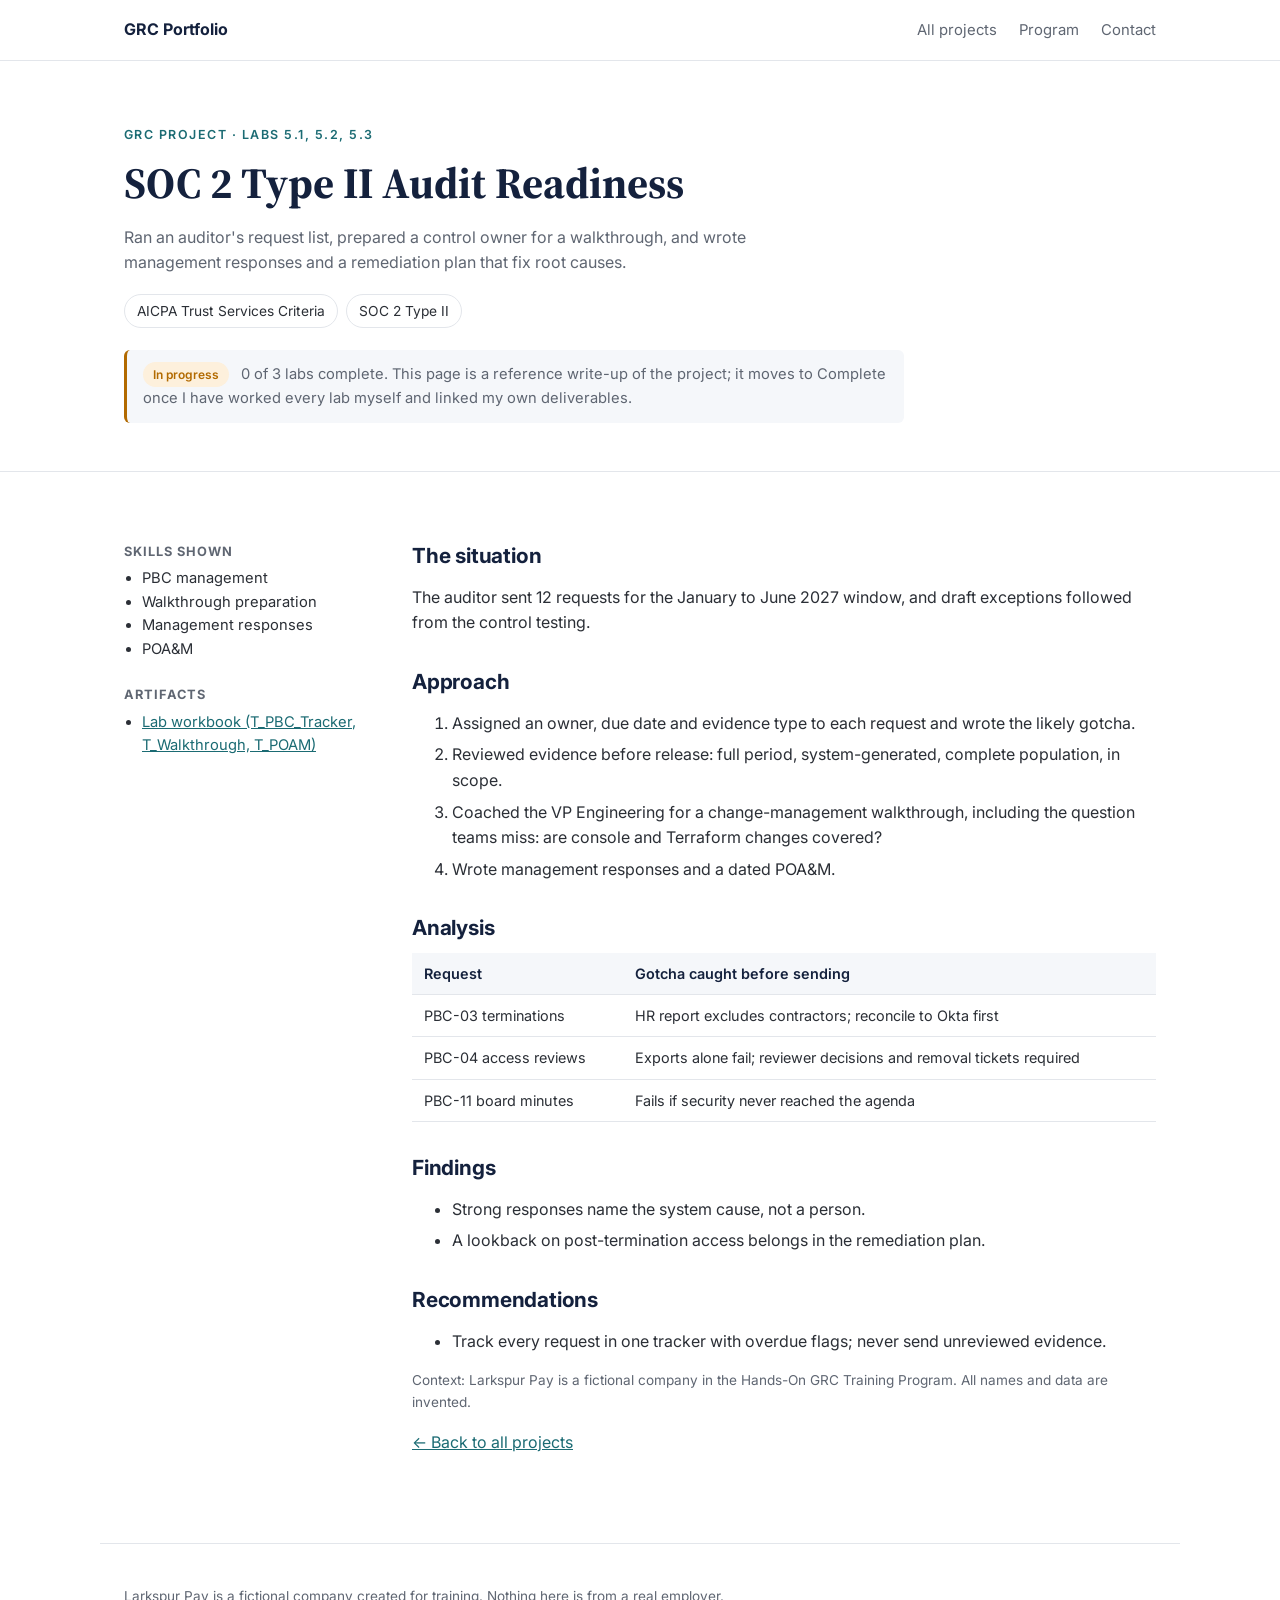
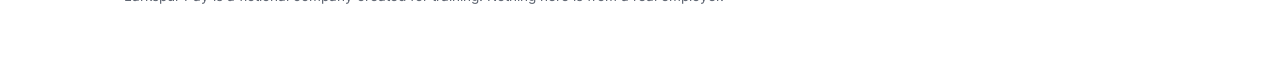
<file: projects/soc2-audit-readiness.html>
<!DOCTYPE html>
<html lang="en">
<head>
<meta charset="utf-8"><meta name="viewport" content="width=device-width, initial-scale=1">
<title>SOC 2 Type II Audit Readiness · GRC Portfolio</title>
<meta name="description" content="Ran an auditor&#x27;s request list, prepared a control owner for a walkthrough, and wrote management responses and a remediation plan that fix root causes.">
<link rel="preconnect" href="https://fonts.googleapis.com"><link rel="preconnect" href="https://fonts.gstatic.com" crossorigin>
<link href="https://fonts.googleapis.com/css2?family=Inter:wght@400;500;600;700&family=Source+Serif+4:opsz,wght@8..60,600&display=swap" rel="stylesheet">
<link rel="stylesheet" href="../assets/style.css">
</head>
<body class="project">
<header class="site-header"><div class="wrap nav"><a class="brand" href="../index.html" id="brand">GRC Portfolio</a>
<nav><a href="../index.html#projects">All projects</a><a href="../index.html#timeline">Program</a><a href="../index.html#contact">Contact</a></nav></div></header>
<main>
<section class="hero p-hero"><div class="wrap">
<p class="eyebrow">GRC project · Labs 5.1, 5.2, 5.3</p>
<h1>SOC 2 Type II Audit Readiness</h1>
<p class="intro">Ran an auditor&#x27;s request list, prepared a control owner for a walkthrough, and wrote management responses and a remediation plan that fix root causes.</p>
<div class="chips"><span>AICPA Trust Services Criteria</span><span>SOC 2 Type II</span></div>
<div class="status-note" id="status-note" data-labs="[&quot;5.1&quot;, &quot;5.2&quot;, &quot;5.3&quot;]"></div>
</div></section>
<section><div class="wrap p-body">
<aside><h3>Skills shown</h3><ul><li>PBC management</li><li>Walkthrough preparation</li><li>Management responses</li><li>POA&amp;M</li></ul><h3>Artifacts</h3><ul><li><a href="files/GRC_Lab_Workbook.xlsx">Lab workbook (T_PBC_Tracker, T_Walkthrough, T_POAM)</a></li></ul></aside>
<article>
<h2>The situation</h2><p>The auditor sent 12 requests for the January to June 2027 window, and draft exceptions followed from the control testing.</p>
<h2>Approach</h2><ol><li>Assigned an owner, due date and evidence type to each request and wrote the likely gotcha.</li><li>Reviewed evidence before release: full period, system-generated, complete population, in scope.</li><li>Coached the VP Engineering for a change-management walkthrough, including the question teams miss: are console and Terraform changes covered?</li><li>Wrote management responses and a dated POA&amp;M.</li></ol>
<h2>Analysis</h2><div class="tbl"><table><thead><tr><th>Request</th><th>Gotcha caught before sending</th></tr></thead><tbody><tr><td>PBC-03 terminations</td><td>HR report excludes contractors; reconcile to Okta first</td></tr><tr><td>PBC-04 access reviews</td><td>Exports alone fail; reviewer decisions and removal tickets required</td></tr><tr><td>PBC-11 board minutes</td><td>Fails if security never reached the agenda</td></tr></tbody></table></div>
<h2>Findings</h2><ul><li>Strong responses name the system cause, not a person.</li><li>A lookback on post-termination access belongs in the remediation plan.</li></ul>
<h2>Recommendations</h2><ul><li>Track every request in one tracker with overdue flags; never send unreviewed evidence.</li></ul>
<p class="muted small">Context: Larkspur Pay is a fictional company in the Hands-On GRC Training Program. All names and data are invented.</p>
<p><a href="../index.html#projects">&larr; Back to all projects</a></p>
</article></div></section>
</main>
<footer class="wrap footer"><p>Larkspur Pay is a fictional company created for training. Nothing here is from a real employer.</p></footer>
<script src="../data/portfolio.js"></script>
<script>
(function(){var P=window.PORTFOLIO||{},labs=P.labs||[],el=document.getElementById('status-note');
var ids=JSON.parse(el.getAttribute('data-labs')),ls=labs.filter(function(l){return ids.indexOf(l.id)>=0;});
var done=ls.filter(function(l){return l.status==='complete';}).length;
var nm=(P.profile&&P.profile.name&&P.profile.name!=='Your Name')?P.profile.name:'';
if(nm)document.getElementById('brand').textContent=nm;
if(ls.length&&done===ls.length){el.innerHTML='<span class="badge complete">Complete</span> All labs in this project are finished.';}
else{el.innerHTML='<span class="badge in-progress">In progress</span> '+done+' of '+ls.length+' labs complete. This page is a reference write-up of the project; it moves to Complete once I have worked every lab myself and linked my own deliverables.';}
})();
</script>
</body></html>
</file>
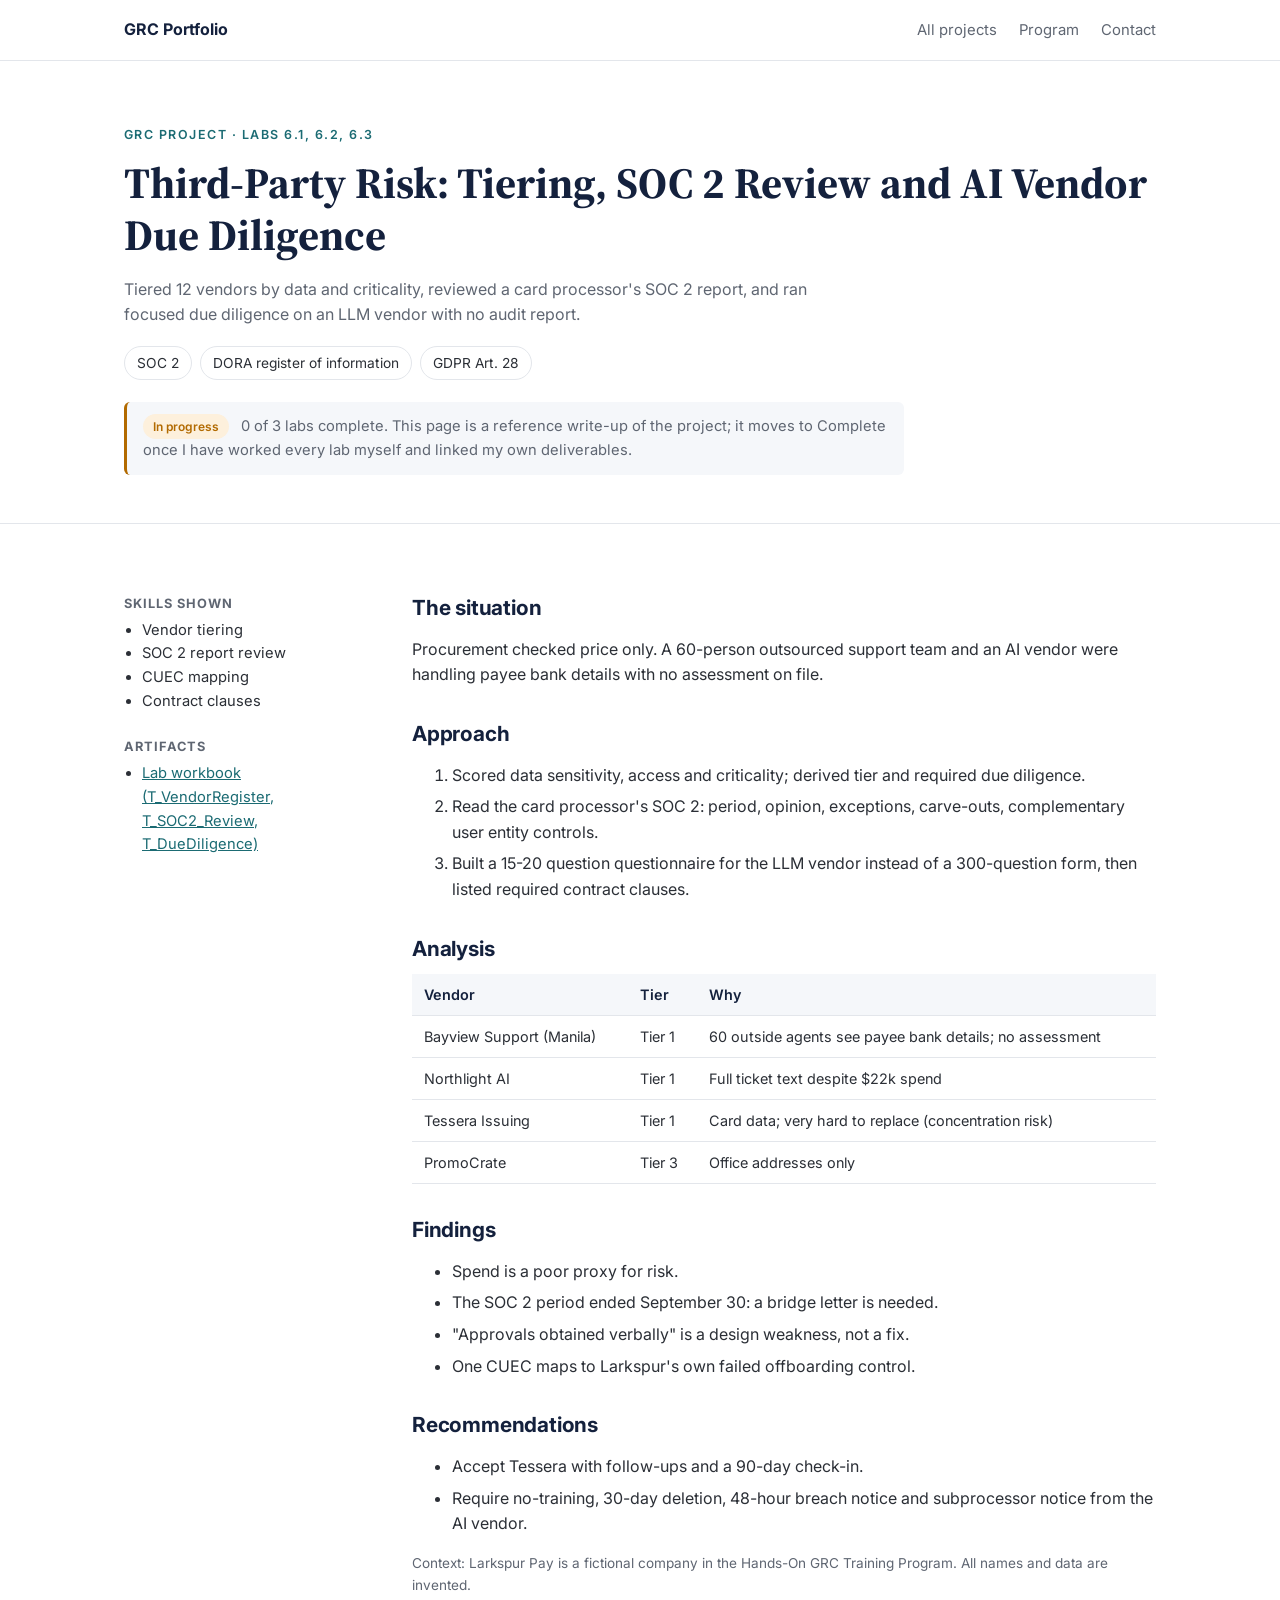
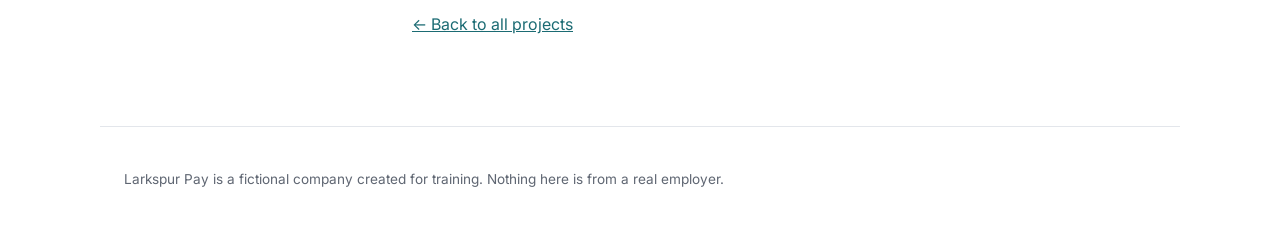
<file: projects/third-party-risk.html>
<!DOCTYPE html>
<html lang="en">
<head>
<meta charset="utf-8"><meta name="viewport" content="width=device-width, initial-scale=1">
<title>Third-Party Risk: Tiering, SOC 2 Review and AI Vendor Due Diligence · GRC Portfolio</title>
<meta name="description" content="Tiered 12 vendors by data and criticality, reviewed a card processor&#x27;s SOC 2 report, and ran focused due diligence on an LLM vendor with no audit report.">
<link rel="preconnect" href="https://fonts.googleapis.com"><link rel="preconnect" href="https://fonts.gstatic.com" crossorigin>
<link href="https://fonts.googleapis.com/css2?family=Inter:wght@400;500;600;700&family=Source+Serif+4:opsz,wght@8..60,600&display=swap" rel="stylesheet">
<link rel="stylesheet" href="../assets/style.css">
</head>
<body class="project">
<header class="site-header"><div class="wrap nav"><a class="brand" href="../index.html" id="brand">GRC Portfolio</a>
<nav><a href="../index.html#projects">All projects</a><a href="../index.html#timeline">Program</a><a href="../index.html#contact">Contact</a></nav></div></header>
<main>
<section class="hero p-hero"><div class="wrap">
<p class="eyebrow">GRC project · Labs 6.1, 6.2, 6.3</p>
<h1>Third-Party Risk: Tiering, SOC 2 Review and AI Vendor Due Diligence</h1>
<p class="intro">Tiered 12 vendors by data and criticality, reviewed a card processor&#x27;s SOC 2 report, and ran focused due diligence on an LLM vendor with no audit report.</p>
<div class="chips"><span>SOC 2</span><span>DORA register of information</span><span>GDPR Art. 28</span></div>
<div class="status-note" id="status-note" data-labs="[&quot;6.1&quot;, &quot;6.2&quot;, &quot;6.3&quot;]"></div>
</div></section>
<section><div class="wrap p-body">
<aside><h3>Skills shown</h3><ul><li>Vendor tiering</li><li>SOC 2 report review</li><li>CUEC mapping</li><li>Contract clauses</li></ul><h3>Artifacts</h3><ul><li><a href="files/GRC_Lab_Workbook.xlsx">Lab workbook (T_VendorRegister, T_SOC2_Review, T_DueDiligence)</a></li></ul></aside>
<article>
<h2>The situation</h2><p>Procurement checked price only. A 60-person outsourced support team and an AI vendor were handling payee bank details with no assessment on file.</p>
<h2>Approach</h2><ol><li>Scored data sensitivity, access and criticality; derived tier and required due diligence.</li><li>Read the card processor&#x27;s SOC 2: period, opinion, exceptions, carve-outs, complementary user entity controls.</li><li>Built a 15-20 question questionnaire for the LLM vendor instead of a 300-question form, then listed required contract clauses.</li></ol>
<h2>Analysis</h2><div class="tbl"><table><thead><tr><th>Vendor</th><th>Tier</th><th>Why</th></tr></thead><tbody><tr><td>Bayview Support (Manila)</td><td>Tier 1</td><td>60 outside agents see payee bank details; no assessment</td></tr><tr><td>Northlight AI</td><td>Tier 1</td><td>Full ticket text despite $22k spend</td></tr><tr><td>Tessera Issuing</td><td>Tier 1</td><td>Card data; very hard to replace (concentration risk)</td></tr><tr><td>PromoCrate</td><td>Tier 3</td><td>Office addresses only</td></tr></tbody></table></div>
<h2>Findings</h2><ul><li>Spend is a poor proxy for risk.</li><li>The SOC 2 period ended September 30: a bridge letter is needed.</li><li>&quot;Approvals obtained verbally&quot; is a design weakness, not a fix.</li><li>One CUEC maps to Larkspur&#x27;s own failed offboarding control.</li></ul>
<h2>Recommendations</h2><ul><li>Accept Tessera with follow-ups and a 90-day check-in.</li><li>Require no-training, 30-day deletion, 48-hour breach notice and subprocessor notice from the AI vendor.</li></ul>
<p class="muted small">Context: Larkspur Pay is a fictional company in the Hands-On GRC Training Program. All names and data are invented.</p>
<p><a href="../index.html#projects">&larr; Back to all projects</a></p>
</article></div></section>
</main>
<footer class="wrap footer"><p>Larkspur Pay is a fictional company created for training. Nothing here is from a real employer.</p></footer>
<script src="../data/portfolio.js"></script>
<script>
(function(){var P=window.PORTFOLIO||{},labs=P.labs||[],el=document.getElementById('status-note');
var ids=JSON.parse(el.getAttribute('data-labs')),ls=labs.filter(function(l){return ids.indexOf(l.id)>=0;});
var done=ls.filter(function(l){return l.status==='complete';}).length;
var nm=(P.profile&&P.profile.name&&P.profile.name!=='Your Name')?P.profile.name:'';
if(nm)document.getElementById('brand').textContent=nm;
if(ls.length&&done===ls.length){el.innerHTML='<span class="badge complete">Complete</span> All labs in this project are finished.';}
else{el.innerHTML='<span class="badge in-progress">In progress</span> '+done+' of '+ls.length+' labs complete. This page is a reference write-up of the project; it moves to Complete once I have worked every lab myself and linked my own deliverables.';}
})();
</script>
</body></html>
</file>
<file: assets/style.css>
:root {
  --ink: #14213d;
  --text: #2b2f36;
  --muted: #5f6672;
  --line: #e3e6eb;
  --bg: #ffffff;
  --band: #f5f7fa;
  --accent: #1b6b73;
  --accent-soft: #e2f0ef;
  --done: #2e7d4f;
  --done-soft: #e3f3e9;
  --prog: #b26a00;
  --prog-soft: #fdf0dc;
  --todo: #8a919c;
  --todo-soft: #eef0f3;
  --radius: 10px;
}
* { box-sizing: border-box; }
html { scroll-behavior: smooth; }
body { margin: 0; font-family: Inter, system-ui, -apple-system, "Segoe UI", Arial, sans-serif; color: var(--text); background: var(--bg); line-height: 1.6; font-size: 16px; }
.wrap { max-width: 1080px; margin: 0 auto; padding: 0 24px; }
h1, h2, h3 { color: var(--ink); line-height: 1.2; }
h1 { font-family: "Source Serif 4", Georgia, serif; font-size: clamp(2.2rem, 5vw, 3.4rem); margin: 0 0 8px; }
h2 { font-size: 1.6rem; margin: 0 0 18px; letter-spacing: -0.01em; }
h3 { font-size: 1.05rem; margin: 0 0 6px; }
a { color: var(--accent); }
.muted { color: var(--muted); }
.mt { margin-top: 36px; }

.site-header { position: sticky; top: 0; background: rgba(255,255,255,0.94); backdrop-filter: blur(6px); border-bottom: 1px solid var(--line); z-index: 10; }
.nav { display: flex; align-items: center; justify-content: space-between; height: 60px; }
.brand { font-weight: 700; color: var(--ink); text-decoration: none; }
.nav nav a { margin-left: 22px; color: var(--muted); text-decoration: none; font-size: 0.93rem; }
.nav nav a:hover { color: var(--accent); }

section { padding: 72px 0; }
.band { background: var(--band); }
.hero { padding: 96px 0 72px; border-bottom: 1px solid var(--line); }
.eyebrow { text-transform: uppercase; letter-spacing: 0.12em; font-size: 0.78rem; color: var(--accent); font-weight: 600; margin: 0 0 12px; }
.headline { font-size: 1.2rem; color: var(--ink); margin: 0 0 16px; font-weight: 500; }
.intro, .lead { max-width: 720px; color: var(--muted); }
.links { display: flex; flex-wrap: wrap; gap: 10px; margin-top: 22px; }
.btn { display: inline-block; padding: 9px 16px; border: 1px solid var(--line); border-radius: 999px; text-decoration: none; color: var(--ink); font-size: 0.92rem; background: #fff; }
.btn.primary { background: var(--ink); color: #fff; border-color: var(--ink); }
.btn:hover { border-color: var(--accent); }

.stats { display: grid; grid-template-columns: repeat(4, 1fr); gap: 16px; margin-bottom: 22px; }
.stat { background: #fff; border: 1px solid var(--line); border-radius: var(--radius); padding: 18px; }
.stat b { display: block; font-size: 1.9rem; color: var(--ink); line-height: 1.1; }
.stat span { color: var(--muted); font-size: 0.9rem; }
.bar-outer { height: 10px; background: var(--todo-soft); border-radius: 999px; overflow: hidden; }
.bar-inner { height: 100%; width: 0; background: var(--accent); transition: width 0.8s ease; }
.modules { display: grid; grid-template-columns: repeat(auto-fill, minmax(230px, 1fr)); gap: 12px; margin-top: 28px; }
.mod { background: #fff; border: 1px solid var(--line); border-radius: var(--radius); padding: 14px 16px; }
.mod .name { font-weight: 600; color: var(--ink); font-size: 0.95rem; }
.mod .mini { height: 6px; background: var(--todo-soft); border-radius: 999px; margin: 10px 0 6px; overflow: hidden; }
.mod .mini div { height: 100%; background: var(--accent); }
.mod small { color: var(--muted); }

.cards { display: grid; grid-template-columns: repeat(auto-fill, minmax(300px, 1fr)); gap: 18px; }
.card { border: 1px solid var(--line); border-radius: var(--radius); padding: 22px; display: flex; flex-direction: column; background: #fff; }
.card .tag { font-size: 0.78rem; color: var(--muted); margin-bottom: 8px; }
.card p { margin: 6px 0; font-size: 0.95rem; }
.card .label { font-weight: 600; color: var(--ink); font-size: 0.85rem; margin-top: 10px; }
.card .foot { margin-top: auto; padding-top: 16px; display: flex; justify-content: space-between; align-items: center; }

.badge { display: inline-block; font-size: 0.75rem; font-weight: 600; padding: 3px 10px; border-radius: 999px; white-space: nowrap; }
.badge.complete { background: var(--done-soft); color: var(--done); }
.badge.in-progress { background: var(--prog-soft); color: var(--prog); }
.badge.not-started { background: var(--todo-soft); color: var(--todo); }

.case { display: grid; grid-template-columns: 1.6fr 1fr; gap: 48px; align-items: center; }
.case p { color: var(--muted); }
.facts { list-style: none; padding: 0; margin: 0; display: grid; grid-template-columns: 1fr 1fr; gap: 14px; }
.facts li { background: #fff; border: 1px solid var(--line); border-radius: var(--radius); padding: 18px; color: var(--muted); font-size: 0.9rem; }
.facts span { display: block; font-size: 1.8rem; font-weight: 700; color: var(--accent); }

.filters { margin-bottom: 18px; }
.filters button { font: inherit; font-size: 0.88rem; border: 1px solid var(--line); background: #fff; padding: 6px 14px; border-radius: 999px; margin: 0 6px 6px 0; cursor: pointer; color: var(--muted); }
.filters button.on { background: var(--ink); color: #fff; border-color: var(--ink); }
.weeks { list-style: none; padding: 0; margin: 0; border-left: 2px solid var(--line); }
.week { position: relative; padding: 0 0 26px 26px; }
.week::before { content: ""; position: absolute; left: -7px; top: 6px; width: 12px; height: 12px; border-radius: 50%; background: #fff; border: 2px solid var(--todo); }
.week.done::before { background: var(--done); border-color: var(--done); }
.week.partial::before { background: var(--prog); border-color: var(--prog); }
.week h3 small { color: var(--muted); font-weight: 500; margin-right: 8px; }
.lab { display: grid; grid-template-columns: 56px 1fr auto; gap: 12px; align-items: start; padding: 10px 14px; border: 1px solid var(--line); border-radius: 8px; margin-top: 8px; background: #fff; }
.lab .id { font-weight: 600; color: var(--accent); font-size: 0.9rem; }
.lab .t { font-weight: 600; color: var(--ink); font-size: 0.95rem; }
.lab .d { font-size: 0.88rem; color: var(--muted); }
.lab .d a { font-weight: 500; }

.two-col { display: grid; grid-template-columns: 1.2fr 1fr; gap: 48px; }
.skills { list-style: none; padding: 0; margin: 0; }
.skills li { display: flex; justify-content: space-between; gap: 12px; padding: 9px 0; border-bottom: 1px solid var(--line); font-size: 0.94rem; }
.chips { display: flex; flex-wrap: wrap; gap: 8px; }
.chips span { background: #fff; border: 1px solid var(--line); border-radius: 999px; padding: 5px 12px; font-size: 0.86rem; }
.certs { list-style: none; padding: 0; margin: 0; }
.certs li { display: flex; justify-content: space-between; gap: 12px; padding: 9px 0; border-bottom: 1px solid var(--line); font-size: 0.94rem; }

.footer { padding: 28px 24px 48px; color: var(--muted); font-size: 0.85rem; border-top: 1px solid var(--line); }

a.plain { color: var(--ink); text-decoration: none; }
a.plain:hover { color: var(--accent); }
.chips.small span { font-size: 0.75rem; padding: 3px 9px; }
.card .chips { margin-top: 10px; }
.p-hero { padding: 64px 0 48px; }
.p-hero h1 { font-size: clamp(1.9rem, 4vw, 2.7rem); }
.p-hero .chips { margin-top: 18px; }
.status-note { margin-top: 22px; padding: 12px 16px; background: var(--band); border-left: 3px solid var(--prog); border-radius: 6px; font-size: 0.92rem; color: var(--muted); max-width: 780px; }
.status-note .badge { margin-right: 8px; }
.p-body { display: grid; grid-template-columns: 240px 1fr; gap: 48px; }
.p-body aside { position: sticky; top: 84px; align-self: start; font-size: 0.92rem; }
.p-body aside h3 { font-size: 0.8rem; text-transform: uppercase; letter-spacing: 0.08em; color: var(--muted); margin: 0 0 8px; }
.p-body aside ul { padding-left: 18px; margin: 0 0 26px; }
.p-body article h2 { font-size: 1.3rem; margin: 34px 0 12px; }
.p-body article h2:first-child { margin-top: 0; }
.p-body article h3 { margin: 24px 0 10px; }
.p-body article li { margin-bottom: 6px; }
.tbl { overflow-x: auto; margin: 8px 0 12px; }
.tbl table { border-collapse: collapse; width: 100%; font-size: 0.9rem; }
.tbl th { text-align: left; background: var(--band); color: var(--ink); font-weight: 600; }
.tbl th, .tbl td { padding: 9px 12px; border-bottom: 1px solid var(--line); vertical-align: top; }
pre { background: #0f172a; color: #e2e8f0; padding: 16px 18px; border-radius: 8px; overflow-x: auto; font-size: 0.82rem; line-height: 1.5; }
.small { font-size: 0.85rem; }

@media (max-width: 800px) {
  .p-body { grid-template-columns: 1fr; gap: 24px; }
  .p-body aside { position: static; }
  .nav nav { display: none; }
  .stats { grid-template-columns: repeat(2, 1fr); }
  .case, .two-col { grid-template-columns: 1fr; gap: 28px; }
  .lab { grid-template-columns: 44px 1fr; }
  .lab .badge { grid-column: 2; justify-self: start; }
}
</file>
